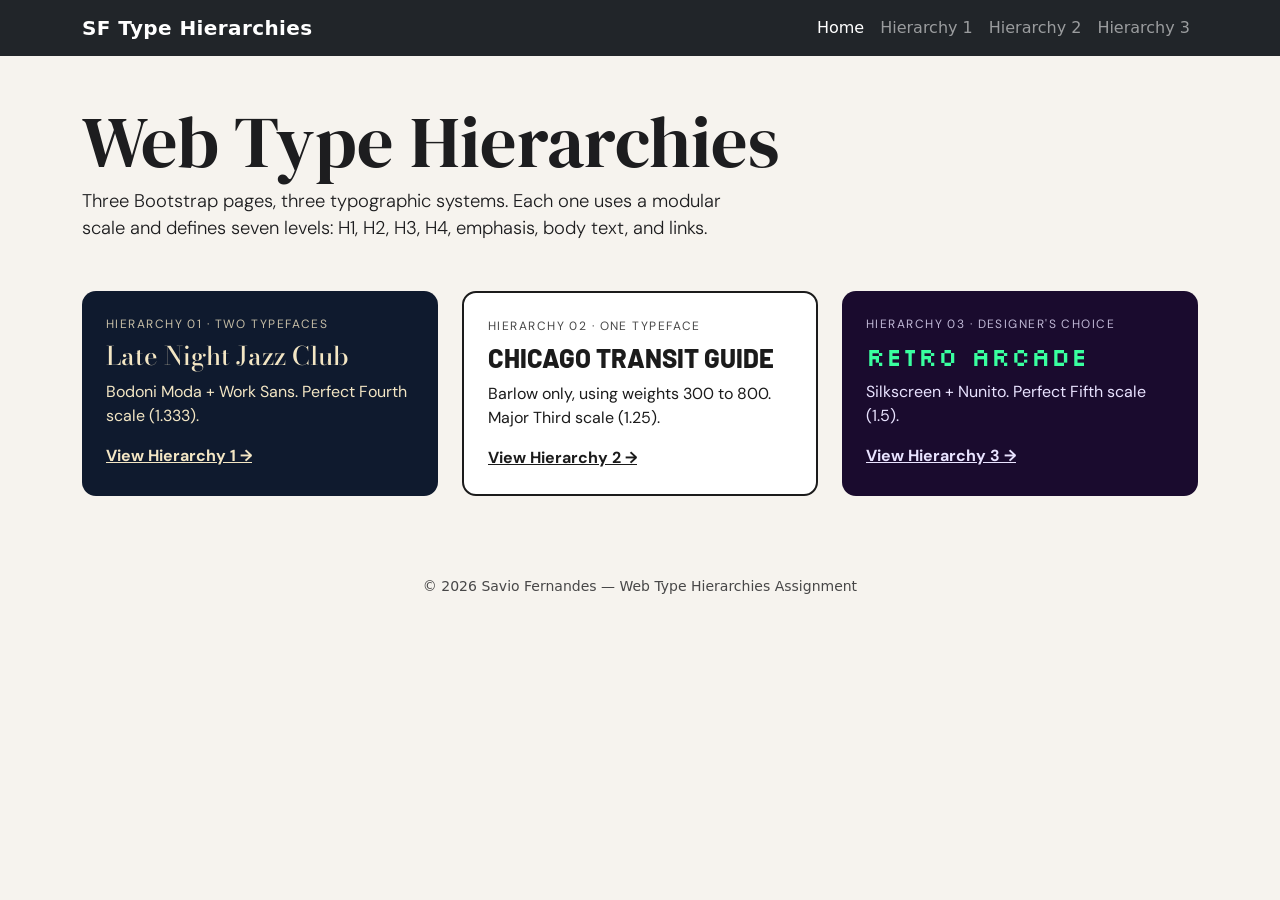
<file: index.html>
<!DOCTYPE html>
<html lang="en">
<head>
  <meta charset="UTF-8">
  <meta name="viewport" content="width=device-width, initial-scale=1.0">
  <title>Web Type Hierarchies — Savio Fernandes</title>
  <link href="https://cdn.jsdelivr.net/npm/bootstrap@5.3.3/dist/css/bootstrap.min.css" rel="stylesheet">
  <link rel="preconnect" href="https://fonts.googleapis.com">
  <link rel="preconnect" href="https://fonts.gstatic.com" crossorigin>
  <link href="https://fonts.googleapis.com/css2?family=DM+Serif+Display&family=DM+Sans:wght@400;700&family=Bodoni+Moda:wght@600&family=Barlow:wght@800&family=Silkscreen&display=swap" rel="stylesheet">
  <link rel="stylesheet" href="css/style.css">
</head>
<body class="home">

  <nav class="navbar navbar-expand-md navbar-dark bg-dark site-nav">
    <div class="container">
      <a class="navbar-brand" href="index.html">SF Type Hierarchies</a>
      <button class="navbar-toggler" type="button" data-bs-toggle="collapse" data-bs-target="#nav" aria-controls="nav" aria-expanded="false" aria-label="Toggle navigation">
        <span class="navbar-toggler-icon"></span>
      </button>
      <div class="collapse navbar-collapse" id="nav">
        <ul class="navbar-nav ms-auto">
          <li class="nav-item"><a class="nav-link active" aria-current="page" href="index.html">Home</a></li>
          <li class="nav-item"><a class="nav-link" href="TypeHierarchy/Hierarchy%201.html">Hierarchy 1</a></li>
          <li class="nav-item"><a class="nav-link" href="TypeHierarchy/Hierarchy%202.html">Hierarchy 2</a></li>
          <li class="nav-item"><a class="nav-link" href="TypeHierarchy/Hierarchy%203.html">Hierarchy 3</a></li>
        </ul>
      </div>
    </div>
  </nav>

  <main class="container py-5">
    <header class="mb-5">
      <h1>Web Type Hierarchies</h1>
      <p class="lead">Three Bootstrap pages, three typographic systems. Each one uses a modular scale and defines seven levels: H1, H2, H3, H4, emphasis, body text, and links.</p>
    </header>

    <div class="row g-4">
      <div class="col-md-4">
        <div class="card card-jazz p-4">
          <span class="tag">Hierarchy 01 · Two Typefaces</span>
          <h2>Late Night Jazz Club</h2>
          <p>Bodoni Moda + Work Sans. Perfect Fourth scale (1.333).</p>
          <a href="TypeHierarchy/Hierarchy%201.html">View Hierarchy 1 →</a>
        </div>
      </div>
      <div class="col-md-4">
        <div class="card card-transit p-4">
          <span class="tag">Hierarchy 02 · One Typeface</span>
          <h2>Chicago Transit Guide</h2>
          <p>Barlow only, using weights 300 to 800. Major Third scale (1.25).</p>
          <a href="TypeHierarchy/Hierarchy%202.html">View Hierarchy 2 →</a>
        </div>
      </div>
      <div class="col-md-4">
        <div class="card card-arcade p-4">
          <span class="tag">Hierarchy 03 · Designer's Choice</span>
          <h2>Retro Arcade</h2>
          <p>Silkscreen + Nunito. Perfect Fifth scale (1.5).</p>
          <a href="TypeHierarchy/Hierarchy%203.html">View Hierarchy 3 →</a>
        </div>
      </div>
    </div>
  </main>

  <footer class="site-footer text-center">
    © 2026 Savio Fernandes — Web Type Hierarchies Assignment
  </footer>

  <script src="https://cdn.jsdelivr.net/npm/bootstrap@5.3.3/dist/js/bootstrap.bundle.min.js"></script>
</body>
</html>
</file>
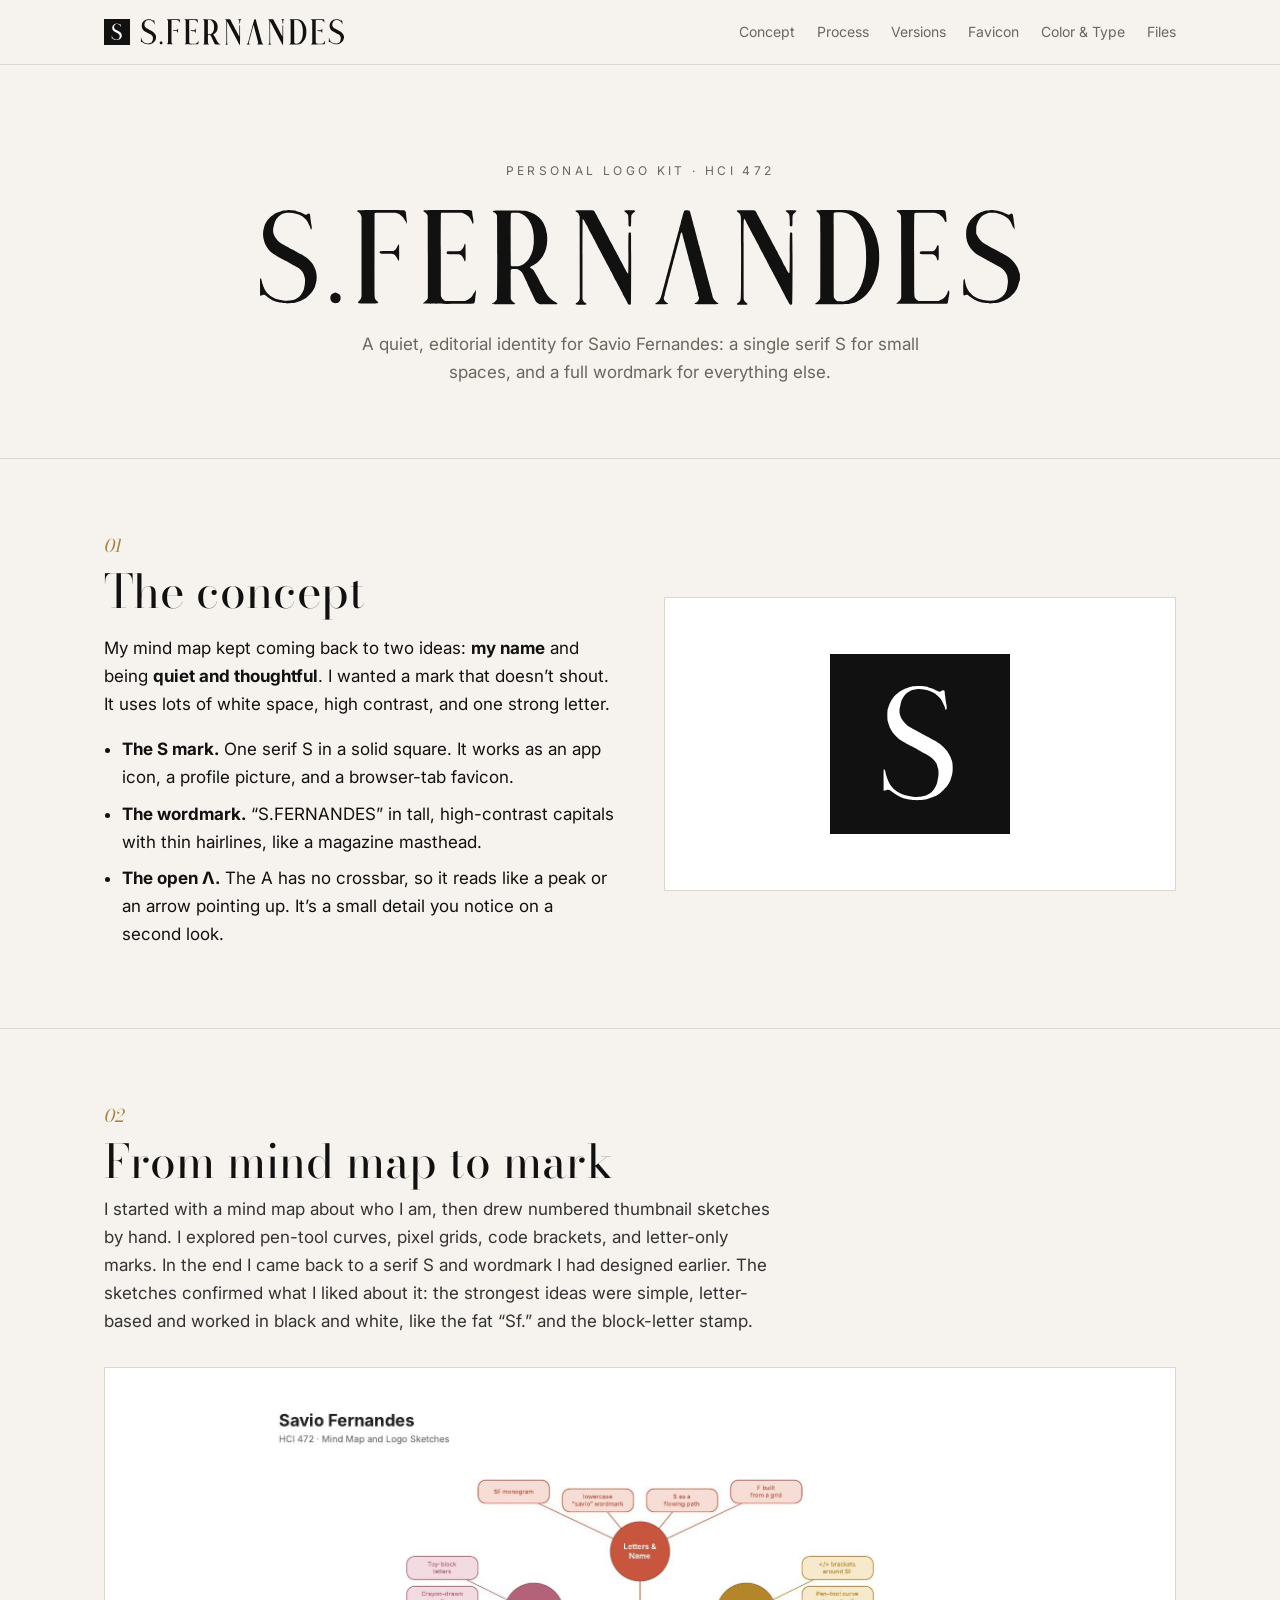
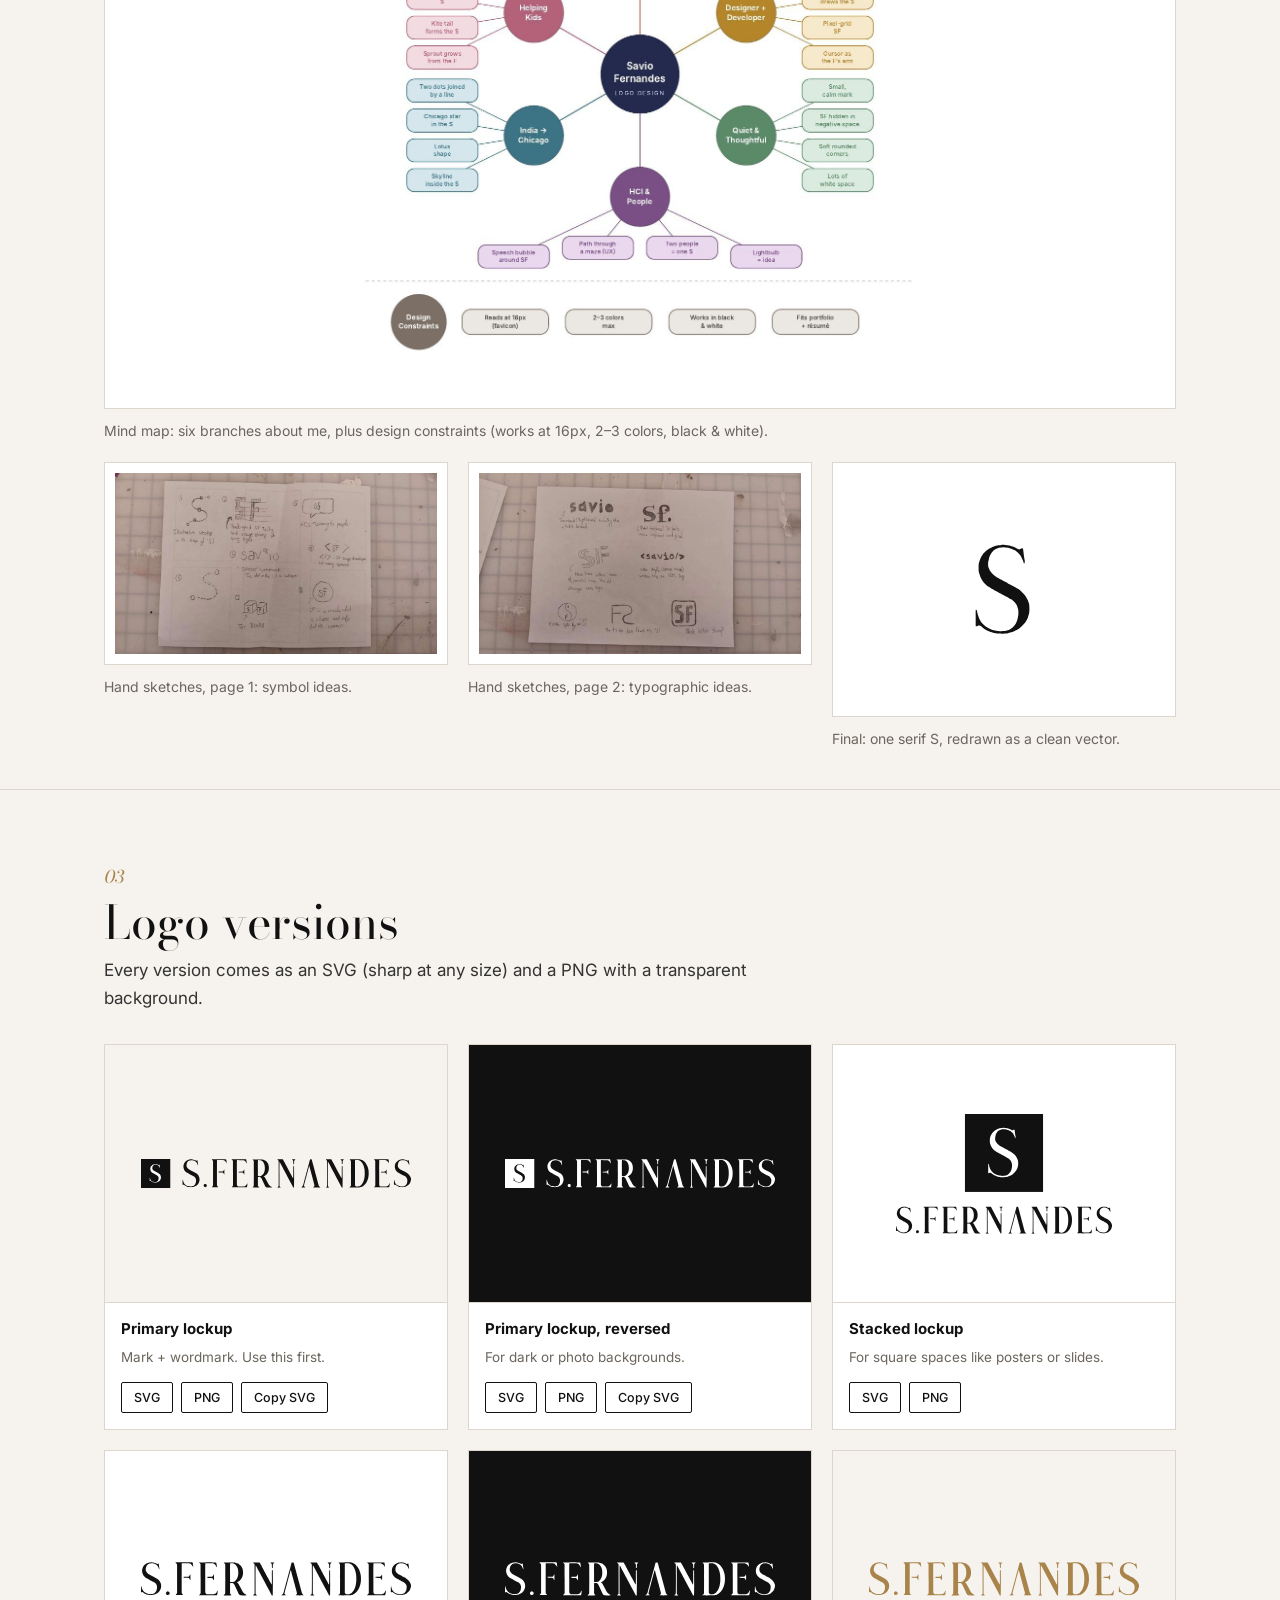
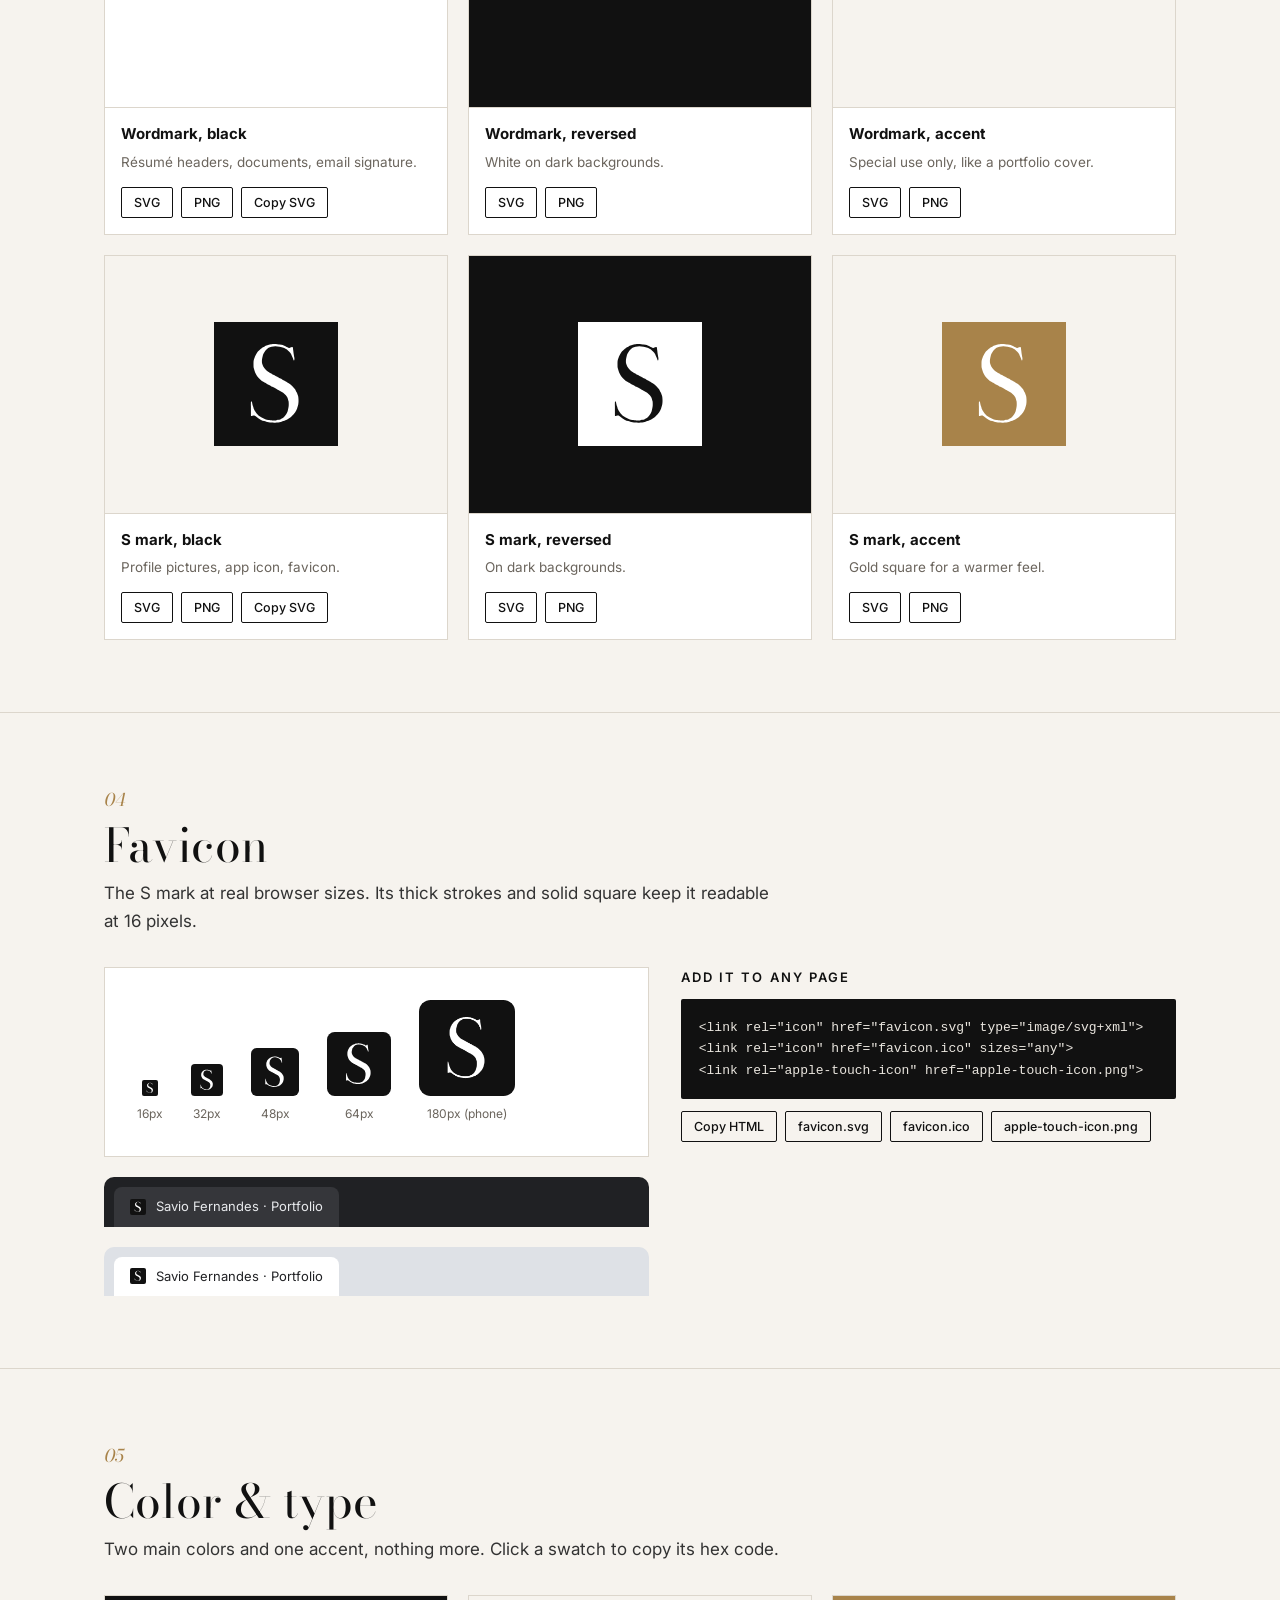
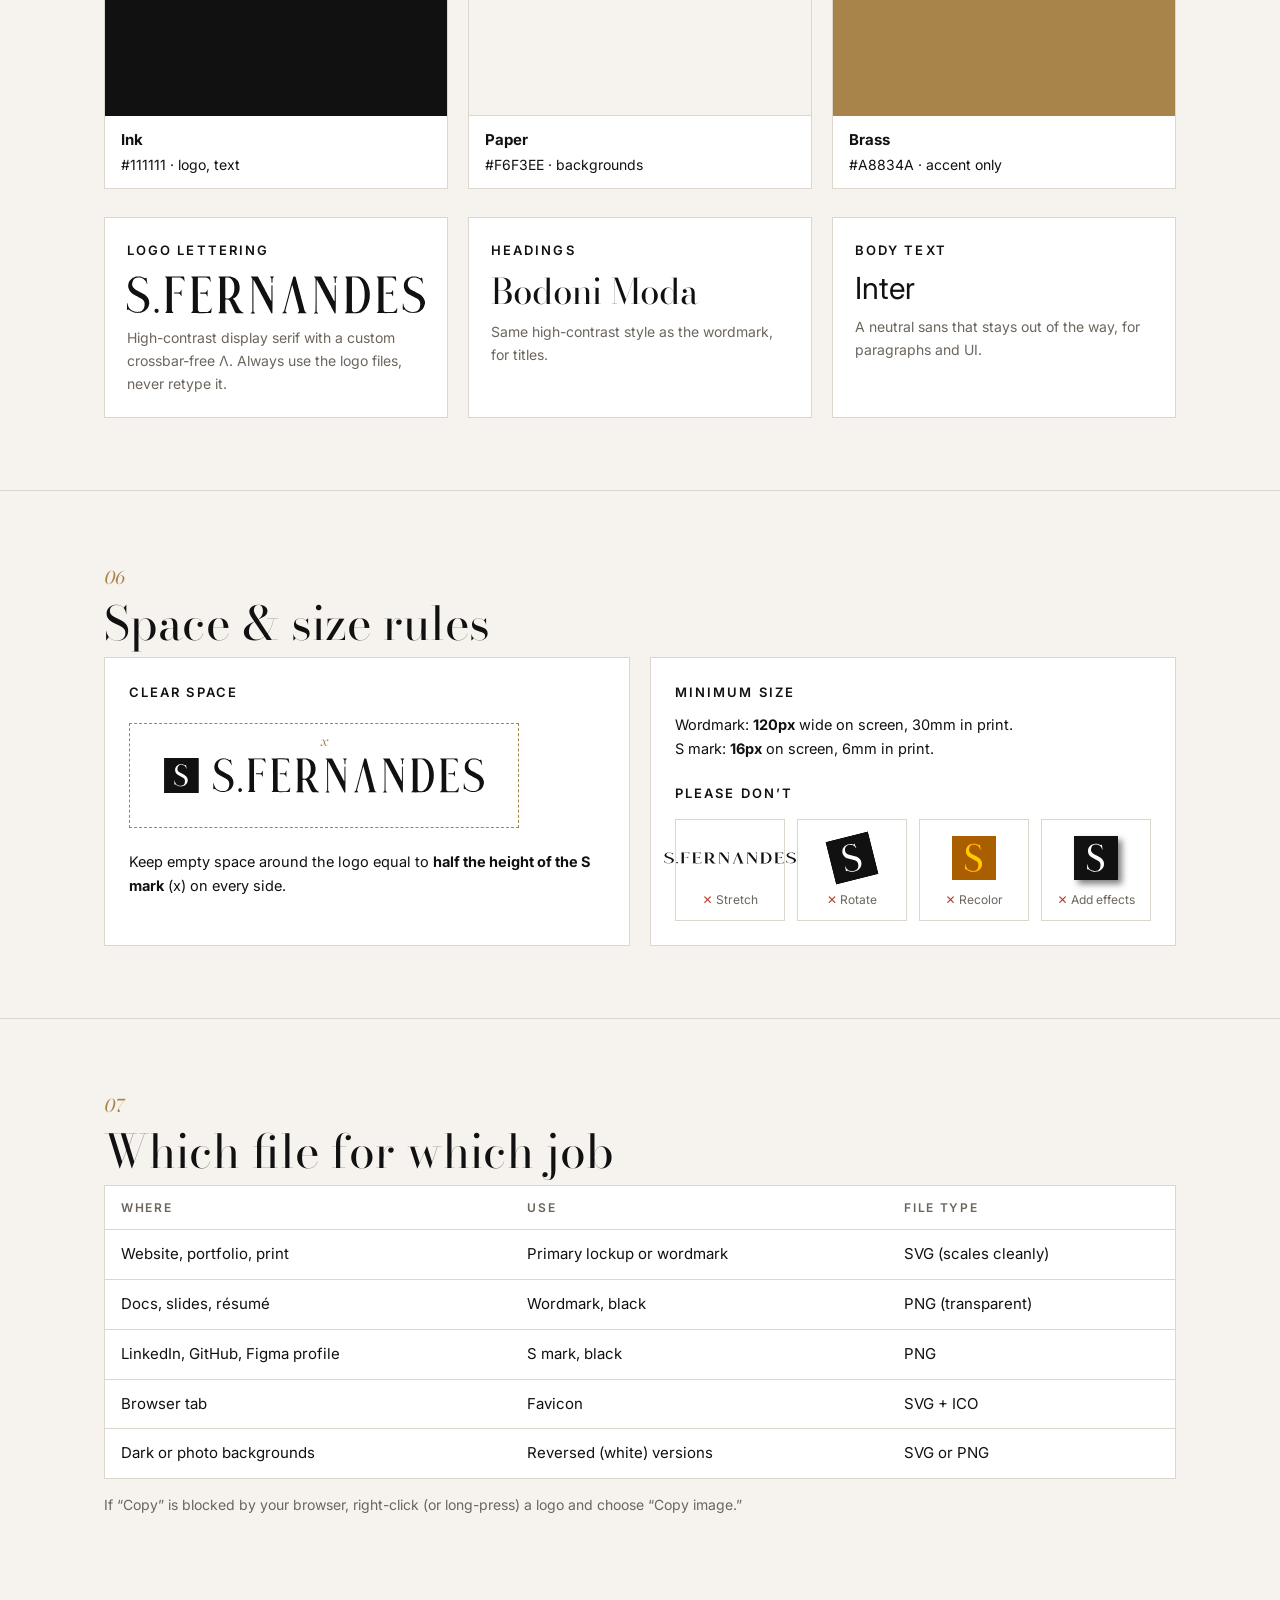
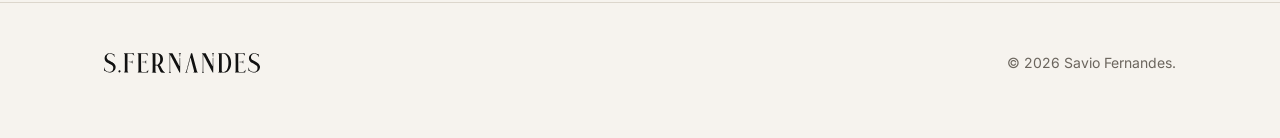
<file: Logo/index.html>
<!DOCTYPE html>
<html lang="en">
<head>
  <meta charset="UTF-8">
  <meta name="viewport" content="width=device-width, initial-scale=1.0">
  <meta name="author" content="Savio Fernandes">
  <title>S.Fernandes Logo Kit</title>
  <link rel="icon" href="favicon.svg" type="image/svg+xml">
  <link rel="icon" href="favicon.ico" sizes="any">
  <link rel="apple-touch-icon" href="apple-touch-icon.png">
  <link rel="preconnect" href="https://fonts.googleapis.com">
  <link rel="preconnect" href="https://fonts.gstatic.com" crossorigin>
  <link href="https://fonts.googleapis.com/css2?family=Bodoni+Moda:ital,opsz,wght@0,6..96,400;0,6..96,500;1,6..96,400&family=Inter:wght@400;500;600&display=swap" rel="stylesheet">
  <style>
    :root{
      --ink:#111111; --paper:#F6F3EE; --gold:#A8834A; --line:#dcd6cc; --muted:#6b655d; --white:#ffffff;
      --serif:"Bodoni Moda", Didot, "Times New Roman", serif;
      --sans:"Inter", system-ui, -apple-system, "Segoe UI", sans-serif;
    }
    *{box-sizing:border-box}
    html{scroll-behavior:smooth}
    body{margin:0;background:var(--paper);color:var(--ink);font-family:var(--sans);font-size:17px;line-height:1.65}
    img{max-width:100%;display:block}
    a{color:inherit}
    .wrap{max-width:1120px;margin:0 auto;padding:0 24px}
    @media (max-width:600px){.wrap{padding:0 16px}}

    /* nav */
    .nav{position:sticky;top:0;z-index:10;background:rgba(246,243,238,.92);backdrop-filter:blur(8px);border-bottom:1px solid var(--line)}
    .nav .wrap{display:flex;align-items:center;justify-content:space-between;gap:16px;height:64px}
    .nav .brand img{height:26px;width:auto}
    .nav ul{list-style:none;margin:0;padding:0;display:flex;gap:22px;font-size:14px}
    .nav a{text-decoration:none;color:var(--muted)}
    .nav a:hover{color:var(--ink)}
    @media (max-width:820px){.nav ul{display:none}}

    /* hero */
    .hero{padding:96px 0 72px;text-align:center}
    .hero .eyebrow{font-size:12px;letter-spacing:.28em;text-transform:uppercase;color:var(--muted)}
    .hero .word{width:min(760px,100%);margin:28px auto 24px}
    .hero p{max-width:560px;margin:0 auto;color:var(--muted)}

    section{padding:72px 0;border-top:1px solid var(--line)}
    h2{font-family:var(--serif);font-weight:400;font-size:clamp(2rem,4.5vw,2.9rem);line-height:1.1;margin:0 0 8px}
    h3{font-family:var(--sans);font-size:13px;font-weight:600;letter-spacing:.16em;text-transform:uppercase;margin:0 0 10px}
    .lead{max-width:680px;color:#333;margin:0 0 32px}
    .num{font-family:var(--serif);font-style:italic;color:var(--gold);font-size:1.1rem;margin-bottom:6px;display:block}

    /* concept */
    .concept{display:grid;grid-template-columns:1fr 1fr;gap:48px;align-items:center}
    .concept .art{background:var(--white);border:1px solid var(--line);padding:56px;display:grid;place-items:center}
    .concept .art img{width:180px}
    .concept ul{padding-left:18px;margin:16px 0 0}
    .concept li{margin-bottom:8px}
    @media (max-width:820px){.concept{grid-template-columns:1fr}}

    /* process */
    .process{display:grid;grid-template-columns:repeat(3,1fr);gap:20px}
    figure{margin:0}
    figure .frame{background:var(--white);border:1px solid var(--line);padding:10px}
    figcaption{font-size:14px;color:var(--muted);margin-top:10px}
    .process figure:first-child{grid-column:1 / -1}
    .process figure:first-child .frame img{max-height:620px;margin:0 auto}
    .final-row{display:grid;grid-template-columns:1fr 1fr;gap:20px;margin-top:20px}
    .final-row .frame{display:grid;place-items:center;min-height:200px;padding:40px}
    @media (max-width:820px){.process,.final-row{grid-template-columns:1fr}}

    /* versions */
    .grid{display:grid;grid-template-columns:repeat(3,1fr);gap:20px}
    @media (max-width:900px){.grid{grid-template-columns:repeat(2,1fr)}}
    @media (max-width:560px){.grid{grid-template-columns:1fr}}
    .card{border:1px solid var(--line);background:var(--white);display:flex;flex-direction:column}
    .card .stage{aspect-ratio:4/3;display:grid;place-items:center;padding:36px}
    .card .stage img{max-height:100%;width:auto;max-width:100%}
    .card .stage.wide img{width:100%;height:auto}
    .card .stage.ink{background:var(--ink)}
    .card .stage.paper{background:var(--paper)}
    .card .meta{padding:14px 16px 16px;border-top:1px solid var(--line)}
    .card .meta b{display:block;font-size:15px}
    .card .meta span{font-size:13.5px;color:var(--muted)}
    .btns{display:flex;flex-wrap:wrap;gap:8px;margin-top:12px}
    .btn{font:500 12.5px var(--sans);padding:7px 12px;border:1px solid var(--ink);background:transparent;color:var(--ink);cursor:pointer;text-decoration:none;border-radius:2px}
    .btn:hover{background:var(--ink);color:var(--white)}
    .btn.done{background:var(--gold);border-color:var(--gold);color:var(--white)}

    /* favicon */
    .fav{display:grid;grid-template-columns:1.1fr 1fr;gap:32px;align-items:start}
    .fav > div{min-width:0}
    @media (max-width:820px){.fav{grid-template-columns:1fr}}
    @media (max-width:560px){.sizes{gap:18px;padding:20px}.sizes div:last-child img{width:72px;height:72px}}
    .sizes{display:flex;align-items:flex-end;gap:28px;flex-wrap:wrap;background:var(--white);border:1px solid var(--line);padding:32px}
    .sizes div{text-align:center;font-size:12px;color:var(--muted)}
    .sizes img{margin:0 auto 8px;image-rendering:auto}
    .tab{margin-top:20px;background:#202124;border-radius:10px 10px 0 0;padding:10px 10px 0}
    .tab .t{display:inline-flex;align-items:center;gap:10px;background:#35363a;color:#e8eaed;font-size:13px;padding:9px 16px;border-radius:8px 8px 0 0;max-width:100%}
    .tab .t img{width:16px;height:16px}
    .tab.light{background:#dee1e6}
    .tab.light .t{background:#fff;color:#202124}
    pre{background:var(--ink);color:#eae6df;padding:18px;font-size:13px;overflow-x:auto;border-radius:2px;margin:0}

    /* colors & type */
    .swatches{display:grid;grid-template-columns:repeat(3,1fr);gap:20px}
    @media (max-width:640px){.swatches{grid-template-columns:1fr}}
    .sw{border:1px solid var(--line);background:var(--white);cursor:pointer;text-align:left;padding:0;font:inherit;color:inherit}
    .sw .chip{height:120px}
    .sw .info{padding:12px 16px;font-size:14px}
    .sw .info b{display:block;font-size:15px}
    .type{display:grid;grid-template-columns:repeat(3,1fr);gap:20px;margin-top:28px}
    @media (max-width:820px){.type{grid-template-columns:1fr}}
    .type > div{border:1px solid var(--line);background:var(--white);padding:22px}
    .type .sample{font-size:2.2rem;line-height:1.1;margin:6px 0 10px}

    /* rules */
    .rules{display:grid;grid-template-columns:1fr 1fr;gap:20px}
    @media (max-width:820px){.rules{grid-template-columns:1fr}}
    .rules .box{border:1px solid var(--line);background:var(--white);padding:24px}
    .clear{position:relative;padding:34px;border:1px dashed var(--gold);display:inline-block;margin:10px 0 14px}
    .clear img{width:min(320px,60vw)}
    .clear::after{content:"x";position:absolute;top:6px;left:50%;transform:translateX(-50%);font:italic 14px var(--serif);color:var(--gold)}
    .dont{display:grid;grid-template-columns:repeat(4,1fr);gap:12px;margin-top:14px}
    @media (max-width:560px){.dont{grid-template-columns:repeat(2,1fr)}}
    .dont div{border:1px solid var(--line);padding:16px 10px 10px;text-align:center;font-size:12px;color:var(--muted)}
    .dont img{height:44px;width:auto;margin:0 auto 10px}
    .dont .x{color:#b4402b;font-weight:600}

    /* files table */
    table{width:100%;border-collapse:collapse;font-size:15px;background:var(--white);border:1px solid var(--line)}
    th,td{text-align:left;padding:12px 16px;border-bottom:1px solid var(--line);vertical-align:top}
    th{font-size:12px;letter-spacing:.14em;text-transform:uppercase;color:var(--muted);font-weight:600}
    .table-wrap{overflow-x:auto}

    footer{padding:48px 0 64px;border-top:1px solid var(--line);font-size:14px;color:var(--muted)}
    footer .wrap{display:flex;justify-content:space-between;gap:24px;flex-wrap:wrap;align-items:center}
    footer img{height:20px;width:auto}
    .toast{position:fixed;bottom:20px;left:50%;transform:translateX(-50%);background:var(--ink);color:#fff;padding:10px 16px;font-size:14px;border-radius:2px;opacity:0;transition:opacity .2s;pointer-events:none}
    .toast.show{opacity:1}
  </style>
</head>
<body>

<nav class="nav">
  <div class="wrap">
    <a class="brand" href="#top" aria-label="S.Fernandes home"><img src="files/sf-lockup-black.svg" alt="S.Fernandes logo"></a>
    <ul>
      <li><a href="#concept">Concept</a></li>
      <li><a href="#process">Process</a></li>
      <li><a href="#versions">Versions</a></li>
      <li><a href="#favicon">Favicon</a></li>
      <li><a href="#color-type">Color &amp; Type</a></li>
      <li><a href="#files">Files</a></li>
    </ul>
  </div>
</nav>

<header class="hero" id="top">
  <div class="wrap">
    <div class="eyebrow">Personal Logo Kit · HCI 472</div>
    <img class="word" src="files/sf-wordmark-black.svg" alt="S.FERNANDES wordmark">
    <p>A quiet, editorial identity for Savio Fernandes: a single serif S for small spaces, and a full wordmark for everything else.</p>
  </div>
</header>

<!-- 1. CONCEPT -->
<section id="concept">
  <div class="wrap concept">
    <div>
      <span class="num">01</span>
      <h2>The concept</h2>
      <p>My mind map kept coming back to two ideas: <b>my name</b> and being <b>quiet and thoughtful</b>. I wanted a mark that doesn’t shout. It uses lots of white space, high contrast, and one strong letter.</p>
      <ul>
        <li><b>The S mark.</b> One serif S in a solid square. It works as an app icon, a profile picture, and a browser-tab favicon.</li>
        <li><b>The wordmark.</b> “S.FERNANDES” in tall, high-contrast capitals with thin hairlines, like a magazine masthead.</li>
        <li><b>The open Λ.</b> The A has no crossbar, so it reads like a peak or an arrow pointing up. It’s a small detail you notice on a second look.</li>
      </ul>
    </div>
    <div class="art"><img src="files/sf-mark-black.svg" alt="S mark: white serif S on a black square"></div>
  </div>
</section>

<!-- 2. PROCESS -->
<section id="process">
  <div class="wrap">
    <span class="num">02</span>
    <h2>From mind map to mark</h2>
    <p class="lead">I started with a mind map about who I am, then drew numbered thumbnail sketches by hand. I explored pen-tool curves, pixel grids, code brackets, and letter-only marks. In the end I came back to a serif S and wordmark I had designed earlier. The sketches confirmed what I liked about it: the strongest ideas were simple, letter-based and worked in black and white, like the fat “Sf.” and the block-letter stamp.</p>
    <div class="process">
      <figure>
        <div class="frame"><img src="img/mind-map.jpg" alt="Mind map with branches: Letters and Name, Designer plus Developer, Quiet and Thoughtful, HCI and People, India to Chicago, Helping Kids, and design constraints" loading="lazy"></div>
        <figcaption>Mind map: six branches about me, plus design constraints (works at 16px, 2–3 colors, black &amp; white).</figcaption>
      </figure>
      <figure>
        <div class="frame"><img src="img/sketches-1.jpg" alt="Hand-drawn logo sketches 1 to 8, including a pen-tool S, pixel-grid SF, speech bubble and toy blocks" loading="lazy"></div>
        <figcaption>Hand sketches, page 1: symbol ideas.</figcaption>
      </figure>
      <figure>
        <div class="frame"><img src="img/sketches-2.jpg" alt="Hand-drawn typographic logo sketches including savio, Sf., neon SF, code-style savio and block-letter SF stamp" loading="lazy"></div>
        <figcaption>Hand sketches, page 2: typographic ideas.</figcaption>
      </figure>
      <figure>
        <div class="frame" style="display:grid;place-items:center;min-height:100%;padding:40px"><img src="files/sf-mark-s-only-black.svg" alt="Final S letterform" style="width:140px"></div>
        <figcaption>Final: one serif S, redrawn as a clean vector.</figcaption>
      </figure>
    </div>
  </div>
</section>

<!-- 3. VERSIONS -->
<section id="versions">
  <div class="wrap">
    <span class="num">03</span>
    <h2>Logo versions</h2>
    <p class="lead">Every version comes as an SVG (sharp at any size) and a PNG with a transparent background.</p>
    <div class="grid">

      <div class="card"><div class="stage paper wide"><img src="files/sf-lockup-black.svg" alt="Primary lockup, black"></div>
        <div class="meta"><b>Primary lockup</b><span>Mark + wordmark. Use this first.</span>
        <div class="btns"><a class="btn" href="files/sf-lockup-black.svg" download>SVG</a><a class="btn" href="files/sf-lockup-black.png" download>PNG</a><button class="btn" data-copy-svg="files/sf-lockup-black.svg">Copy SVG</button></div></div></div>

      <div class="card"><div class="stage ink wide"><img src="files/sf-lockup-white.svg" alt="Primary lockup, reversed white"></div>
        <div class="meta"><b>Primary lockup, reversed</b><span>For dark or photo backgrounds.</span>
        <div class="btns"><a class="btn" href="files/sf-lockup-white.svg" download>SVG</a><a class="btn" href="files/sf-lockup-white.png" download>PNG</a><button class="btn" data-copy-svg="files/sf-lockup-white.svg">Copy SVG</button></div></div></div>

      <div class="card"><div class="stage"><img src="files/sf-stacked-black.svg" alt="Stacked lockup" style="width:80%;height:auto"></div>
        <div class="meta"><b>Stacked lockup</b><span>For square spaces like posters or slides.</span>
        <div class="btns"><a class="btn" href="files/sf-stacked-black.svg" download>SVG</a><a class="btn" href="files/sf-stacked-black.png" download>PNG</a></div></div></div>

      <div class="card"><div class="stage wide"><img src="files/sf-wordmark-black.svg" alt="Wordmark black"></div>
        <div class="meta"><b>Wordmark, black</b><span>Résumé headers, documents, email signature.</span>
        <div class="btns"><a class="btn" href="files/sf-wordmark-black.svg" download>SVG</a><a class="btn" href="files/sf-wordmark-black.png" download>PNG</a><button class="btn" data-copy-svg="files/sf-wordmark-black.svg">Copy SVG</button></div></div></div>

      <div class="card"><div class="stage ink wide"><img src="files/sf-wordmark-white.svg" alt="Wordmark white"></div>
        <div class="meta"><b>Wordmark, reversed</b><span>White on dark backgrounds.</span>
        <div class="btns"><a class="btn" href="files/sf-wordmark-white.svg" download>SVG</a><a class="btn" href="files/sf-wordmark-white.png" download>PNG</a></div></div></div>

      <div class="card"><div class="stage paper wide"><img src="files/sf-wordmark-gold.svg" alt="Wordmark gold"></div>
        <div class="meta"><b>Wordmark, accent</b><span>Special use only, like a portfolio cover.</span>
        <div class="btns"><a class="btn" href="files/sf-wordmark-gold.svg" download>SVG</a><a class="btn" href="files/sf-wordmark-gold.png" download>PNG</a></div></div></div>

      <div class="card"><div class="stage paper"><img src="files/sf-mark-black.svg" alt="S mark black" style="width:46%;height:auto"></div>
        <div class="meta"><b>S mark, black</b><span>Profile pictures, app icon, favicon.</span>
        <div class="btns"><a class="btn" href="files/sf-mark-black.svg" download>SVG</a><a class="btn" href="files/sf-mark-black.png" download>PNG</a><button class="btn" data-copy-svg="files/sf-mark-black.svg">Copy SVG</button></div></div></div>

      <div class="card"><div class="stage ink"><img src="files/sf-mark-white.svg" alt="S mark white" style="width:46%;height:auto"></div>
        <div class="meta"><b>S mark, reversed</b><span>On dark backgrounds.</span>
        <div class="btns"><a class="btn" href="files/sf-mark-white.svg" download>SVG</a><a class="btn" href="files/sf-mark-white.png" download>PNG</a></div></div></div>

      <div class="card"><div class="stage paper"><img src="files/sf-mark-gold.svg" alt="S mark gold" style="width:46%;height:auto"></div>
        <div class="meta"><b>S mark, accent</b><span>Gold square for a warmer feel.</span>
        <div class="btns"><a class="btn" href="files/sf-mark-gold.svg" download>SVG</a><a class="btn" href="files/sf-mark-gold.png" download>PNG</a></div></div></div>

    </div>
  </div>
</section>

<!-- 4. FAVICON -->
<section id="favicon">
  <div class="wrap">
    <span class="num">04</span>
    <h2>Favicon</h2>
    <p class="lead">The S mark at real browser sizes. Its thick strokes and solid square keep it readable at 16 pixels.</p>
    <div class="fav">
      <div>
        <div class="sizes">
          <div><img src="favicon.svg" width="16" height="16" alt="">16px</div>
          <div><img src="favicon.svg" width="32" height="32" alt="">32px</div>
          <div><img src="favicon.svg" width="48" height="48" alt="">48px</div>
          <div><img src="favicon.svg" width="64" height="64" alt="">64px</div>
          <div><img src="apple-touch-icon.png" width="96" height="96" alt="">180px (phone)</div>
        </div>
        <div class="tab"><span class="t"><img src="favicon.svg" alt="">Savio Fernandes · Portfolio</span></div>
        <div class="tab light"><span class="t"><img src="favicon.svg" alt="">Savio Fernandes · Portfolio</span></div>
      </div>
      <div>
        <h3>Add it to any page</h3>
<pre id="favcode">&lt;link rel="icon" href="favicon.svg" type="image/svg+xml"&gt;
&lt;link rel="icon" href="favicon.ico" sizes="any"&gt;
&lt;link rel="apple-touch-icon" href="apple-touch-icon.png"&gt;</pre>
        <div class="btns">
          <button class="btn" data-copy-text="favcode">Copy HTML</button>
          <a class="btn" href="favicon.svg" download>favicon.svg</a>
          <a class="btn" href="favicon.ico" download>favicon.ico</a>
          <a class="btn" href="apple-touch-icon.png" download>apple-touch-icon.png</a>
        </div>
      </div>
    </div>
  </div>
</section>

<!-- 5. COLOR & TYPE -->
<section id="color-type">
  <div class="wrap">
    <span class="num">05</span>
    <h2>Color &amp; type</h2>
    <p class="lead">Two main colors and one accent, nothing more. Click a swatch to copy its hex code.</p>
    <div class="swatches">
      <button class="sw" data-hex="#111111"><div class="chip" style="background:#111111"></div><div class="info"><b>Ink</b>#111111 · logo, text</div></button>
      <button class="sw" data-hex="#F6F3EE"><div class="chip" style="background:#F6F3EE;border-bottom:1px solid var(--line)"></div><div class="info"><b>Paper</b>#F6F3EE · backgrounds</div></button>
      <button class="sw" data-hex="#A8834A"><div class="chip" style="background:#A8834A"></div><div class="info"><b>Brass</b>#A8834A · accent only</div></button>
    </div>
    <div class="type">
      <div><h3>Logo lettering</h3><img src="files/sf-wordmark-black.svg" alt="" style="margin:14px 0 12px"><p style="margin:0;font-size:14px;color:var(--muted)">High-contrast display serif with a custom crossbar-free Λ. Always use the logo files, never retype it.</p></div>
      <div><h3>Headings</h3><div class="sample" style="font-family:var(--serif)">Bodoni Moda</div><p style="margin:0;font-size:14px;color:var(--muted)">Same high-contrast style as the wordmark, for titles.</p></div>
      <div><h3>Body text</h3><div class="sample" style="font-family:var(--sans);font-size:1.9rem">Inter</div><p style="margin:0;font-size:14px;color:var(--muted)">A neutral sans that stays out of the way, for paragraphs and UI.</p></div>
    </div>
  </div>
</section>

<!-- 6. RULES -->
<section id="rules">
  <div class="wrap">
    <span class="num">06</span>
    <h2>Space &amp; size rules</h2>
    <div class="rules">
      <div class="box">
        <h3>Clear space</h3>
        <div class="clear"><img src="files/sf-lockup-black.svg" alt="Lockup with clear space shown"></div>
        <p style="margin:0;font-size:14.5px">Keep empty space around the logo equal to <b>half the height of the S mark</b> (x) on every side.</p>
      </div>
      <div class="box">
        <h3>Minimum size</h3>
        <p style="font-size:14.5px;margin:0 0 6px">Wordmark: <b>120px</b> wide on screen, 30mm in print.<br>S mark: <b>16px</b> on screen, 6mm in print.</p>
        <h3 style="margin-top:22px">Please don’t</h3>
        <div class="dont">
          <div><img src="files/sf-wordmark-black.svg" alt="" style="transform:scaleX(1.5);height:16px;margin:14px auto 24px"><span class="x">✕</span> Stretch</div>
          <div><img src="files/sf-mark-black.svg" alt="" style="transform:rotate(-14deg)"><span class="x">✕</span> Rotate</div>
          <div><img src="files/sf-mark-black.svg" alt="" style="filter:hue-rotate(90deg) invert(.3) sepia(1) saturate(6)"><span class="x">✕</span> Recolor</div>
          <div><img src="files/sf-mark-black.svg" alt="" style="filter:drop-shadow(4px 4px 3px rgba(0,0,0,.5))"><span class="x">✕</span> Add effects</div>
        </div>
      </div>
    </div>
  </div>
</section>

<!-- 7. FILES -->
<section id="files">
  <div class="wrap">
    <span class="num">07</span>
    <h2>Which file for which job</h2>
    <div class="table-wrap">
      <table>
        <tr><th>Where</th><th>Use</th><th>File type</th></tr>
        <tr><td>Website, portfolio, print</td><td>Primary lockup or wordmark</td><td>SVG (scales cleanly)</td></tr>
        <tr><td>Docs, slides, résumé</td><td>Wordmark, black</td><td>PNG (transparent)</td></tr>
        <tr><td>LinkedIn, GitHub, Figma profile</td><td>S mark, black</td><td>PNG</td></tr>
        <tr><td>Browser tab</td><td>Favicon</td><td>SVG + ICO</td></tr>
        <tr><td>Dark or photo backgrounds</td><td>Reversed (white) versions</td><td>SVG or PNG</td></tr>
      </table>
    </div>
    <p style="font-size:14px;color:var(--muted);margin-top:14px">If “Copy” is blocked by your browser, right-click (or long-press) a logo and choose “Copy image.”</p>
  </div>
</section>

<footer>
  <div class="wrap">
    <img src="files/sf-wordmark-black.svg" alt="S.FERNANDES">
    <span>© 2026 Savio Fernandes.</span>
  </div>
</footer>

<div class="toast" id="toast">Copied</div>

<script>
  const toast = document.getElementById('toast');
  function flash(msg, btn){
    toast.textContent = msg; toast.classList.add('show');
    setTimeout(() => toast.classList.remove('show'), 1400);
    if (btn){ btn.classList.add('done'); setTimeout(() => btn.classList.remove('done'), 1400); }
  }
  async function copy(text, btn, msg){
    try { await navigator.clipboard.writeText(text); flash(msg, btn); }
    catch(e){ flash('Copy blocked. Right-click the logo instead.', btn); }
  }
  document.querySelectorAll('[data-copy-svg]').forEach(b => b.addEventListener('click', async () => {
    try { const r = await fetch(b.dataset.copySvg); copy(await r.text(), b, 'SVG code copied'); }
    catch(e){ flash('Copy works once the page is online.', b); }
  }));
  document.querySelectorAll('[data-copy-text]').forEach(b => b.addEventListener('click', () =>
    copy(document.getElementById(b.dataset.copyText).textContent, b, 'HTML copied')));
  document.querySelectorAll('[data-hex]').forEach(b => b.addEventListener('click', () =>
    copy(b.dataset.hex, null, b.dataset.hex + ' copied')));
</script>
</body>
</html>
</file>
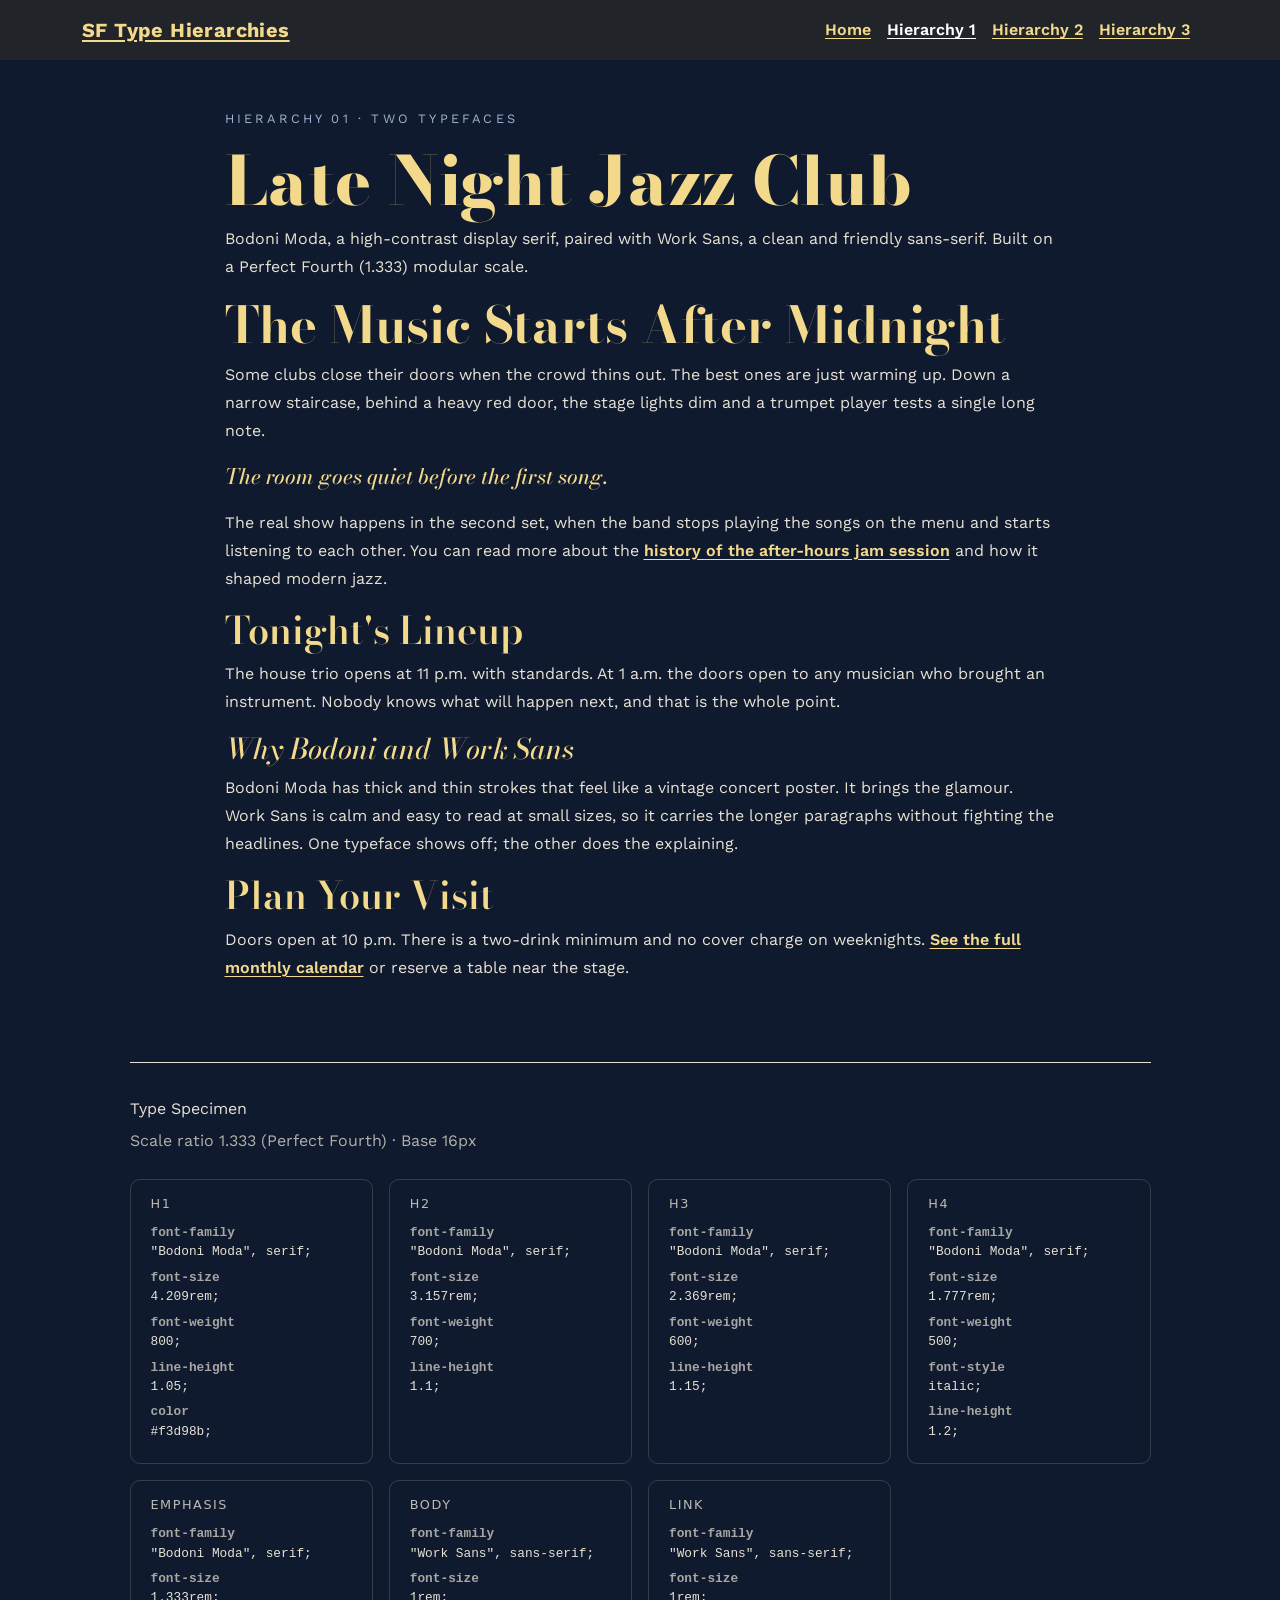
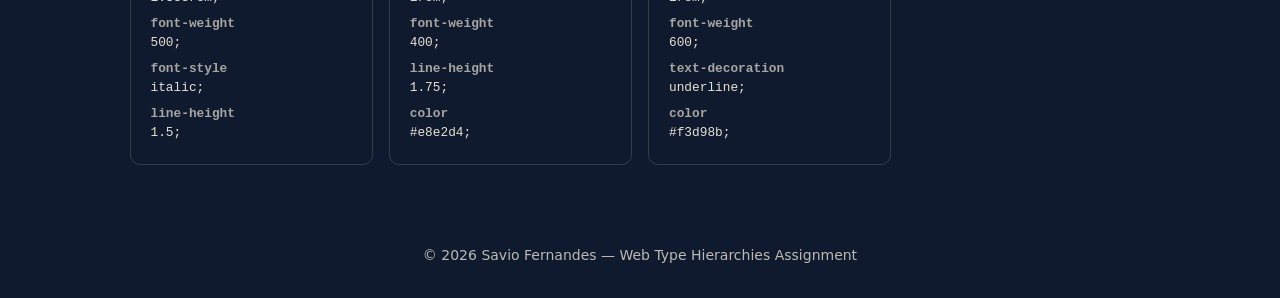
<file: TypeHierarchy/Hierarchy 1.html>
<!DOCTYPE html>
<html lang="en">
<head>
  <meta charset="UTF-8">
  <meta name="viewport" content="width=device-width, initial-scale=1.0">
  <title>Hierarchy 1 — Late Night Jazz Club</title>
  <link href="https://cdn.jsdelivr.net/npm/bootstrap@5.3.3/dist/css/bootstrap.min.css" rel="stylesheet">
  <link rel="preconnect" href="https://fonts.googleapis.com">
  <link rel="preconnect" href="https://fonts.gstatic.com" crossorigin>
  <link href="https://fonts.googleapis.com/css2?family=Bodoni+Moda:ital,wght@0,500;0,600;0,700;0,800;1,500&family=Work+Sans:wght@400;600&display=swap" rel="stylesheet">
  <link rel="stylesheet" href="../css/style.css">
</head>
<body class="h-jazz">
  <nav class="navbar navbar-expand-md navbar-dark bg-dark site-nav">
    <div class="container">
      <a class="navbar-brand" href="../index.html">SF Type Hierarchies</a>
      <button class="navbar-toggler" type="button" data-bs-toggle="collapse" data-bs-target="#nav" aria-controls="nav" aria-expanded="false" aria-label="Toggle navigation"><span class="navbar-toggler-icon"></span></button>
      <div class="collapse navbar-collapse" id="nav"><ul class="navbar-nav ms-auto"><li class="nav-item"><a class="nav-link" href="../index.html">Home</a></li><li class="nav-item"><a class="nav-link active" aria-current="page" href="Hierarchy%201.html">Hierarchy 1</a></li><li class="nav-item"><a class="nav-link" href="Hierarchy%202.html">Hierarchy 2</a></li><li class="nav-item"><a class="nav-link" href="Hierarchy%203.html">Hierarchy 3</a></li></ul></div>
    </div>
  </nav>

  <main class="container py-5">
    <div class="row justify-content-center">
      <article class="col-lg-9">
        <p class="kicker">Hierarchy 01 · Two Typefaces</p>
        <h1>Late Night Jazz Club</h1>
        <p>Bodoni Moda, a high-contrast display serif, paired with Work Sans, a clean and friendly sans-serif. Built on a Perfect Fourth (1.333) modular scale.</p>

        <h2>The Music Starts After Midnight</h2>
        <p>Some clubs close their doors when the crowd thins out. The best ones are just warming up. Down a narrow staircase, behind a heavy red door, the stage lights dim and a trumpet player tests a single long note.</p>
        <p><em>The room goes quiet before the first song.</em></p>
        <p>The real show happens in the second set, when the band stops playing the songs on the menu and starts listening to each other. You can read more about the <a href="#">history of the after-hours jam session</a> and how it shaped modern jazz.</p>

        <h3>Tonight's Lineup</h3>
        <p>The house trio opens at 11 p.m. with standards. At 1 a.m. the doors open to any musician who brought an instrument. Nobody knows what will happen next, and that is the whole point.</p>

        <h4>Why Bodoni and Work Sans</h4>
        <p>Bodoni Moda has thick and thin strokes that feel like a vintage concert poster. It brings the glamour. Work Sans is calm and easy to read at small sizes, so it carries the longer paragraphs without fighting the headlines. One typeface shows off; the other does the explaining.</p>

        <h3>Plan Your Visit</h3>
        <p>Doors open at 10 p.m. There is a two-drink minimum and no cover charge on weeknights. <a href="#">See the full monthly calendar</a> or reserve a table near the stage.</p>
      </article>
    </div>
    <div class="row justify-content-center">
      <div class="col-lg-11">
    <section class="spec">
      <p class="spec-title">Type Specimen</p>
      <p class="spec-sub">Scale ratio 1.333 (Perfect Fourth) · Base 16px</p>
      <div class="row g-3">
<div class="col-sm-6 col-lg-3"><div class="spec-card"><h5>H1</h5><dl><dt>font-family</dt><dd>"Bodoni Moda", serif;</dd><dt>font-size</dt><dd>4.209rem;</dd><dt>font-weight</dt><dd>800;</dd><dt>line-height</dt><dd>1.05;</dd><dt>color</dt><dd>#f3d98b;</dd></dl></div></div>
<div class="col-sm-6 col-lg-3"><div class="spec-card"><h5>H2</h5><dl><dt>font-family</dt><dd>"Bodoni Moda", serif;</dd><dt>font-size</dt><dd>3.157rem;</dd><dt>font-weight</dt><dd>700;</dd><dt>line-height</dt><dd>1.1;</dd></dl></div></div>
<div class="col-sm-6 col-lg-3"><div class="spec-card"><h5>H3</h5><dl><dt>font-family</dt><dd>"Bodoni Moda", serif;</dd><dt>font-size</dt><dd>2.369rem;</dd><dt>font-weight</dt><dd>600;</dd><dt>line-height</dt><dd>1.15;</dd></dl></div></div>
<div class="col-sm-6 col-lg-3"><div class="spec-card"><h5>H4</h5><dl><dt>font-family</dt><dd>"Bodoni Moda", serif;</dd><dt>font-size</dt><dd>1.777rem;</dd><dt>font-weight</dt><dd>500;</dd><dt>font-style</dt><dd>italic;</dd><dt>line-height</dt><dd>1.2;</dd></dl></div></div>
<div class="col-sm-6 col-lg-3"><div class="spec-card"><h5>Emphasis</h5><dl><dt>font-family</dt><dd>"Bodoni Moda", serif;</dd><dt>font-size</dt><dd>1.333rem;</dd><dt>font-weight</dt><dd>500;</dd><dt>font-style</dt><dd>italic;</dd><dt>line-height</dt><dd>1.5;</dd></dl></div></div>
<div class="col-sm-6 col-lg-3"><div class="spec-card"><h5>Body</h5><dl><dt>font-family</dt><dd>"Work Sans", sans-serif;</dd><dt>font-size</dt><dd>1rem;</dd><dt>font-weight</dt><dd>400;</dd><dt>line-height</dt><dd>1.75;</dd><dt>color</dt><dd>#e8e2d4;</dd></dl></div></div>
<div class="col-sm-6 col-lg-3"><div class="spec-card"><h5>Link</h5><dl><dt>font-family</dt><dd>"Work Sans", sans-serif;</dd><dt>font-size</dt><dd>1rem;</dd><dt>font-weight</dt><dd>600;</dd><dt>text-decoration</dt><dd>underline;</dd><dt>color</dt><dd>#f3d98b;</dd></dl></div></div>
      </div>
    </section>
      </div>
    </div>
  </main>

  <footer class="site-footer text-center">© 2026 Savio Fernandes — Web Type Hierarchies Assignment</footer>
  <script src="https://cdn.jsdelivr.net/npm/bootstrap@5.3.3/dist/js/bootstrap.bundle.min.js"></script>
</body>
</html>
</file>
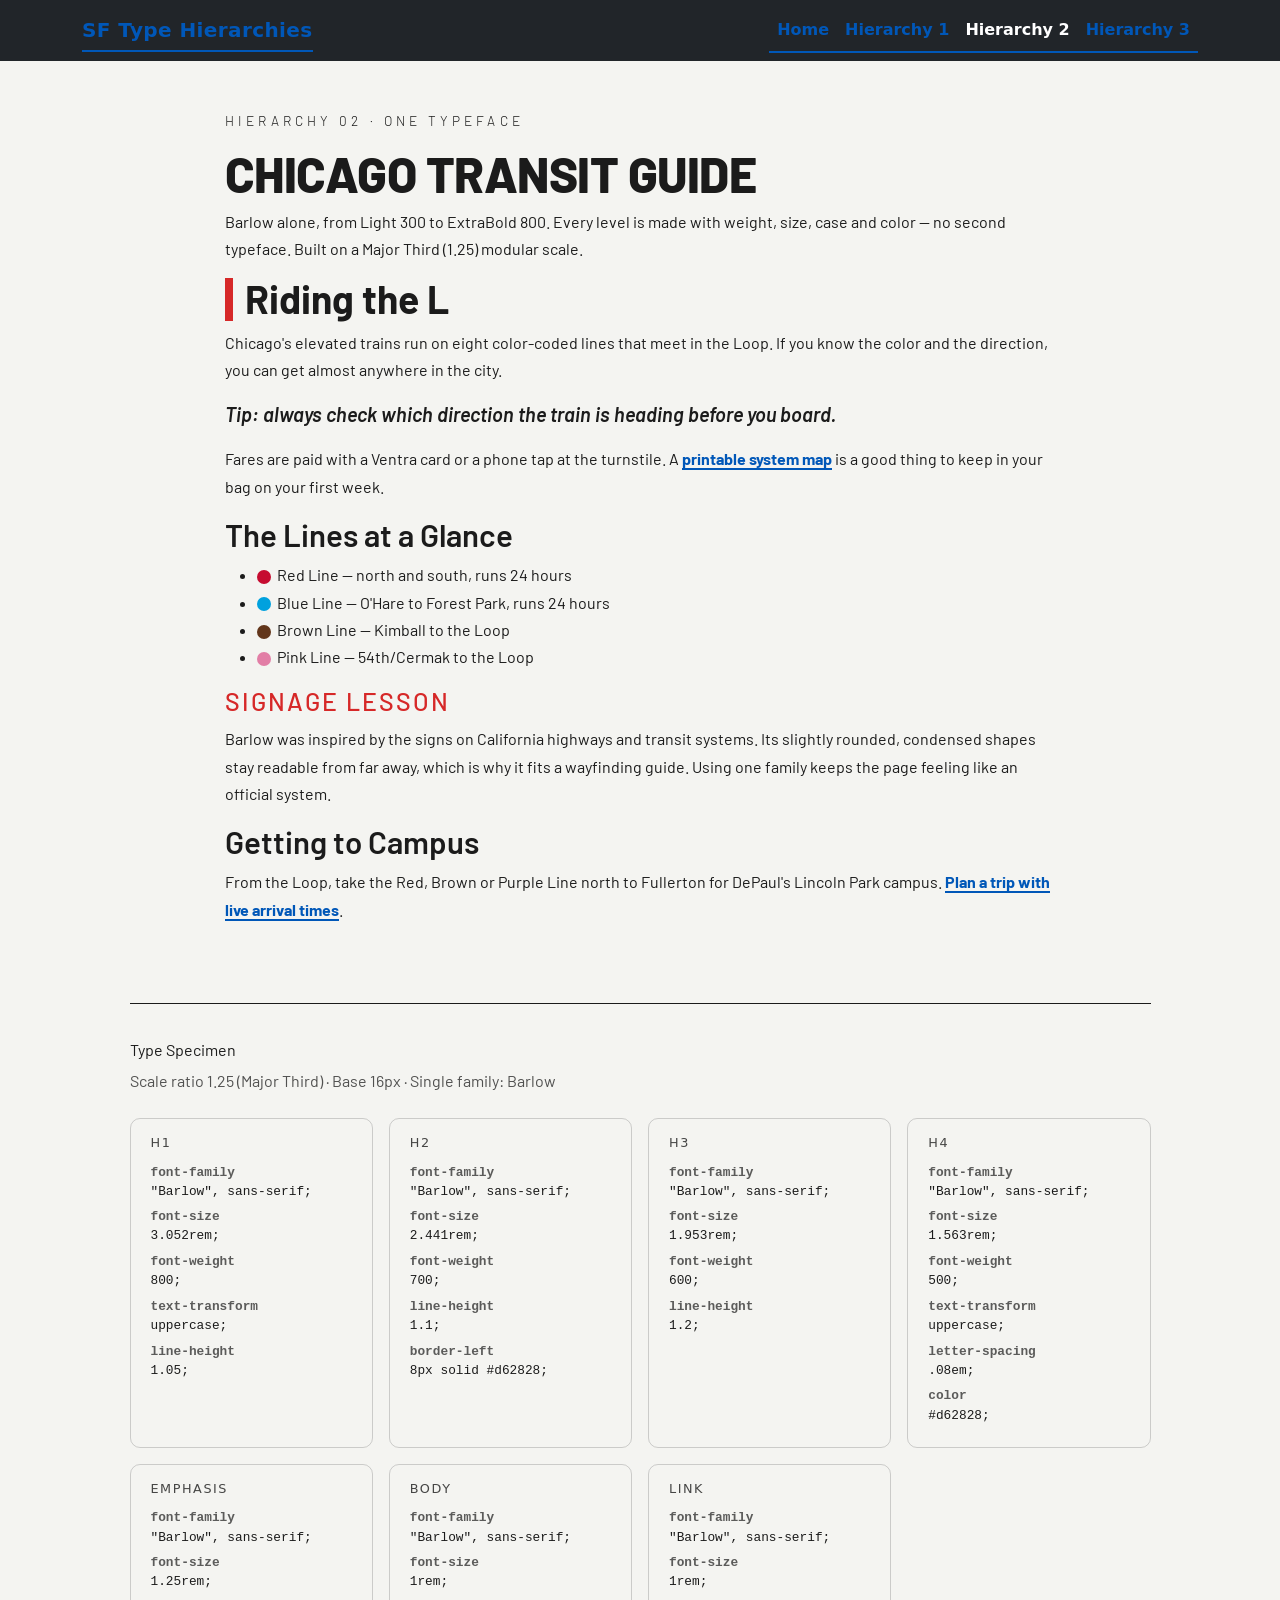
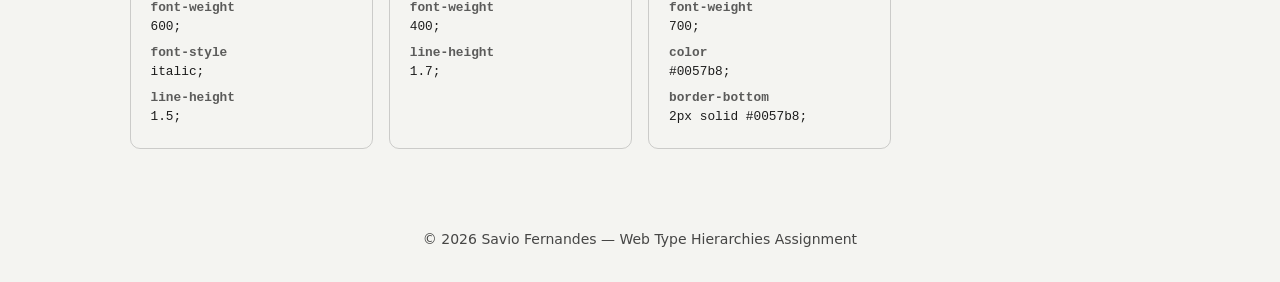
<file: TypeHierarchy/Hierarchy 2.html>
<!DOCTYPE html>
<html lang="en">
<head>
  <meta charset="UTF-8">
  <meta name="viewport" content="width=device-width, initial-scale=1.0">
  <title>Hierarchy 2 — Chicago Transit Guide</title>
  <link href="https://cdn.jsdelivr.net/npm/bootstrap@5.3.3/dist/css/bootstrap.min.css" rel="stylesheet">
  <link rel="preconnect" href="https://fonts.googleapis.com">
  <link rel="preconnect" href="https://fonts.gstatic.com" crossorigin>
  <link href="https://fonts.googleapis.com/css2?family=Barlow:ital,wght@0,300;0,400;0,500;0,600;0,700;0,800;1,600&display=swap" rel="stylesheet">
  <link rel="stylesheet" href="../css/style.css">
</head>
<body class="h-transit">
  <nav class="navbar navbar-expand-md navbar-dark bg-dark site-nav">
    <div class="container">
      <a class="navbar-brand" href="../index.html">SF Type Hierarchies</a>
      <button class="navbar-toggler" type="button" data-bs-toggle="collapse" data-bs-target="#nav" aria-controls="nav" aria-expanded="false" aria-label="Toggle navigation"><span class="navbar-toggler-icon"></span></button>
      <div class="collapse navbar-collapse" id="nav"><ul class="navbar-nav ms-auto"><li class="nav-item"><a class="nav-link" href="../index.html">Home</a></li><li class="nav-item"><a class="nav-link" href="Hierarchy%201.html">Hierarchy 1</a></li><li class="nav-item"><a class="nav-link active" aria-current="page" href="Hierarchy%202.html">Hierarchy 2</a></li><li class="nav-item"><a class="nav-link" href="Hierarchy%203.html">Hierarchy 3</a></li></ul></div>
    </div>
  </nav>

  <main class="container py-5">
    <div class="row justify-content-center">
      <article class="col-lg-9">
        <p class="kicker">Hierarchy 02 · One Typeface</p>
        <h1>Chicago Transit Guide</h1>
        <p>Barlow alone, from Light 300 to ExtraBold 800. Every level is made with weight, size, case and color — no second typeface. Built on a Major Third (1.25) modular scale.</p>

        <h2>Riding the L</h2>
        <p>Chicago's elevated trains run on eight color-coded lines that meet in the Loop. If you know the color and the direction, you can get almost anywhere in the city.</p>
        <p><em>Tip: always check which direction the train is heading before you board.</em></p>
        <p>Fares are paid with a Ventra card or a phone tap at the turnstile. A <a href="#">printable system map</a> is a good thing to keep in your bag on your first week.</p>

        <h3>The Lines at a Glance</h3>
        <ul>
          <li><span class="line-dot" style="background:#c60c30"></span>Red Line — north and south, runs 24 hours</li>
          <li><span class="line-dot" style="background:#00a1de"></span>Blue Line — O'Hare to Forest Park, runs 24 hours</li>
          <li><span class="line-dot" style="background:#62361b"></span>Brown Line — Kimball to the Loop</li>
          <li><span class="line-dot" style="background:#e27ea6"></span>Pink Line — 54th/Cermak to the Loop</li>
        </ul>

        <h4>Signage Lesson</h4>
        <p>Barlow was inspired by the signs on California highways and transit systems. Its slightly rounded, condensed shapes stay readable from far away, which is why it fits a wayfinding guide. Using one family keeps the page feeling like an official system.</p>

        <h3>Getting to Campus</h3>
        <p>From the Loop, take the Red, Brown or Purple Line north to Fullerton for DePaul's Lincoln Park campus. <a href="#">Plan a trip with live arrival times</a>.</p>
      </article>
    </div>
    <div class="row justify-content-center">
      <div class="col-lg-11">
    <section class="spec">
      <p class="spec-title">Type Specimen</p>
      <p class="spec-sub">Scale ratio 1.25 (Major Third) · Base 16px · Single family: Barlow</p>
      <div class="row g-3">
<div class="col-sm-6 col-lg-3"><div class="spec-card"><h5>H1</h5><dl><dt>font-family</dt><dd>"Barlow", sans-serif;</dd><dt>font-size</dt><dd>3.052rem;</dd><dt>font-weight</dt><dd>800;</dd><dt>text-transform</dt><dd>uppercase;</dd><dt>line-height</dt><dd>1.05;</dd></dl></div></div>
<div class="col-sm-6 col-lg-3"><div class="spec-card"><h5>H2</h5><dl><dt>font-family</dt><dd>"Barlow", sans-serif;</dd><dt>font-size</dt><dd>2.441rem;</dd><dt>font-weight</dt><dd>700;</dd><dt>line-height</dt><dd>1.1;</dd><dt>border-left</dt><dd>8px solid #d62828;</dd></dl></div></div>
<div class="col-sm-6 col-lg-3"><div class="spec-card"><h5>H3</h5><dl><dt>font-family</dt><dd>"Barlow", sans-serif;</dd><dt>font-size</dt><dd>1.953rem;</dd><dt>font-weight</dt><dd>600;</dd><dt>line-height</dt><dd>1.2;</dd></dl></div></div>
<div class="col-sm-6 col-lg-3"><div class="spec-card"><h5>H4</h5><dl><dt>font-family</dt><dd>"Barlow", sans-serif;</dd><dt>font-size</dt><dd>1.563rem;</dd><dt>font-weight</dt><dd>500;</dd><dt>text-transform</dt><dd>uppercase;</dd><dt>letter-spacing</dt><dd>.08em;</dd><dt>color</dt><dd>#d62828;</dd></dl></div></div>
<div class="col-sm-6 col-lg-3"><div class="spec-card"><h5>Emphasis</h5><dl><dt>font-family</dt><dd>"Barlow", sans-serif;</dd><dt>font-size</dt><dd>1.25rem;</dd><dt>font-weight</dt><dd>600;</dd><dt>font-style</dt><dd>italic;</dd><dt>line-height</dt><dd>1.5;</dd></dl></div></div>
<div class="col-sm-6 col-lg-3"><div class="spec-card"><h5>Body</h5><dl><dt>font-family</dt><dd>"Barlow", sans-serif;</dd><dt>font-size</dt><dd>1rem;</dd><dt>font-weight</dt><dd>400;</dd><dt>line-height</dt><dd>1.7;</dd></dl></div></div>
<div class="col-sm-6 col-lg-3"><div class="spec-card"><h5>Link</h5><dl><dt>font-family</dt><dd>"Barlow", sans-serif;</dd><dt>font-size</dt><dd>1rem;</dd><dt>font-weight</dt><dd>700;</dd><dt>color</dt><dd>#0057b8;</dd><dt>border-bottom</dt><dd>2px solid #0057b8;</dd></dl></div></div>
      </div>
    </section>
      </div>
    </div>
  </main>

  <footer class="site-footer text-center">© 2026 Savio Fernandes — Web Type Hierarchies Assignment</footer>
  <script src="https://cdn.jsdelivr.net/npm/bootstrap@5.3.3/dist/js/bootstrap.bundle.min.js"></script>
</body>
</html>
</file>
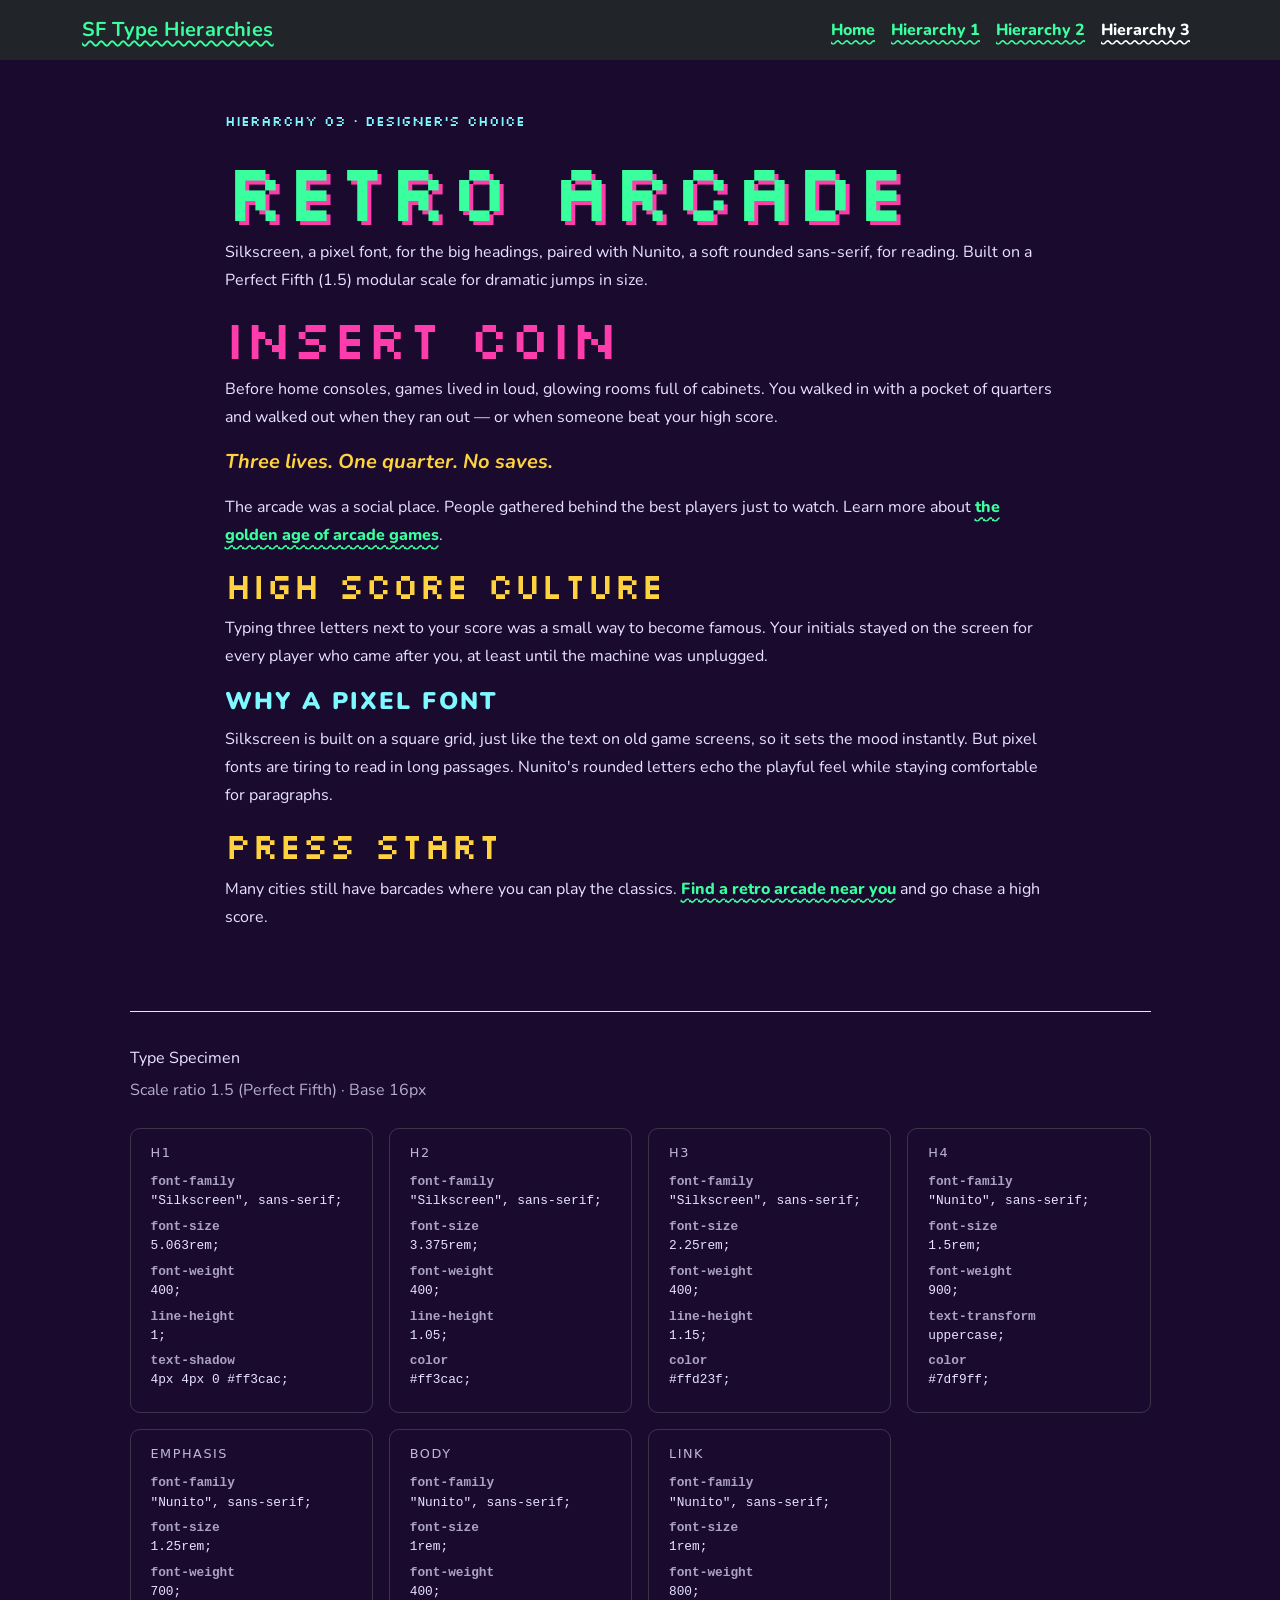
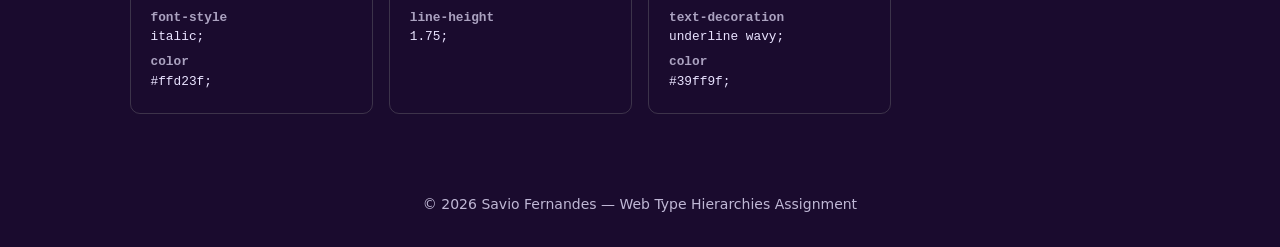
<file: TypeHierarchy/Hierarchy 3.html>
<!DOCTYPE html>
<html lang="en">
<head>
  <meta charset="UTF-8">
  <meta name="viewport" content="width=device-width, initial-scale=1.0">
  <title>Hierarchy 3 — Retro Arcade</title>
  <link href="https://cdn.jsdelivr.net/npm/bootstrap@5.3.3/dist/css/bootstrap.min.css" rel="stylesheet">
  <link rel="preconnect" href="https://fonts.googleapis.com">
  <link rel="preconnect" href="https://fonts.gstatic.com" crossorigin>
  <link href="https://fonts.googleapis.com/css2?family=Silkscreen&family=Nunito:ital,wght@0,400;0,800;0,900;1,700&display=swap" rel="stylesheet">
  <link rel="stylesheet" href="../css/style.css">
</head>
<body class="h-arcade">
  <nav class="navbar navbar-expand-md navbar-dark bg-dark site-nav">
    <div class="container">
      <a class="navbar-brand" href="../index.html">SF Type Hierarchies</a>
      <button class="navbar-toggler" type="button" data-bs-toggle="collapse" data-bs-target="#nav" aria-controls="nav" aria-expanded="false" aria-label="Toggle navigation"><span class="navbar-toggler-icon"></span></button>
      <div class="collapse navbar-collapse" id="nav"><ul class="navbar-nav ms-auto"><li class="nav-item"><a class="nav-link" href="../index.html">Home</a></li><li class="nav-item"><a class="nav-link" href="Hierarchy%201.html">Hierarchy 1</a></li><li class="nav-item"><a class="nav-link" href="Hierarchy%202.html">Hierarchy 2</a></li><li class="nav-item"><a class="nav-link active" aria-current="page" href="Hierarchy%203.html">Hierarchy 3</a></li></ul></div>
    </div>
  </nav>

  <main class="container py-5">
    <div class="row justify-content-center">
      <article class="col-lg-9">
        <p class="kicker">Hierarchy 03 · Designer's Choice</p>
        <h1>Retro Arcade</h1>
        <p>Silkscreen, a pixel font, for the big headings, paired with Nunito, a soft rounded sans-serif, for reading. Built on a Perfect Fifth (1.5) modular scale for dramatic jumps in size.</p>

        <h2>Insert Coin</h2>
        <p>Before home consoles, games lived in loud, glowing rooms full of cabinets. You walked in with a pocket of quarters and walked out when they ran out — or when someone beat your high score.</p>
        <p><em>Three lives. One quarter. No saves.</em></p>
        <p>The arcade was a social place. People gathered behind the best players just to watch. Learn more about <a href="#">the golden age of arcade games</a>.</p>

        <h3>High Score Culture</h3>
        <p>Typing three letters next to your score was a small way to become famous. Your initials stayed on the screen for every player who came after you, at least until the machine was unplugged.</p>

        <h4>Why a Pixel Font</h4>
        <p>Silkscreen is built on a square grid, just like the text on old game screens, so it sets the mood instantly. But pixel fonts are tiring to read in long passages. Nunito's rounded letters echo the playful feel while staying comfortable for paragraphs.</p>

        <h3>Press Start</h3>
        <p>Many cities still have barcades where you can play the classics. <a href="#">Find a retro arcade near you</a> and go chase a high score.</p>
      </article>
    </div>
    <div class="row justify-content-center">
      <div class="col-lg-11">
    <section class="spec">
      <p class="spec-title">Type Specimen</p>
      <p class="spec-sub">Scale ratio 1.5 (Perfect Fifth) · Base 16px</p>
      <div class="row g-3">
<div class="col-sm-6 col-lg-3"><div class="spec-card"><h5>H1</h5><dl><dt>font-family</dt><dd>"Silkscreen", sans-serif;</dd><dt>font-size</dt><dd>5.063rem;</dd><dt>font-weight</dt><dd>400;</dd><dt>line-height</dt><dd>1;</dd><dt>text-shadow</dt><dd>4px 4px 0 #ff3cac;</dd></dl></div></div>
<div class="col-sm-6 col-lg-3"><div class="spec-card"><h5>H2</h5><dl><dt>font-family</dt><dd>"Silkscreen", sans-serif;</dd><dt>font-size</dt><dd>3.375rem;</dd><dt>font-weight</dt><dd>400;</dd><dt>line-height</dt><dd>1.05;</dd><dt>color</dt><dd>#ff3cac;</dd></dl></div></div>
<div class="col-sm-6 col-lg-3"><div class="spec-card"><h5>H3</h5><dl><dt>font-family</dt><dd>"Silkscreen", sans-serif;</dd><dt>font-size</dt><dd>2.25rem;</dd><dt>font-weight</dt><dd>400;</dd><dt>line-height</dt><dd>1.15;</dd><dt>color</dt><dd>#ffd23f;</dd></dl></div></div>
<div class="col-sm-6 col-lg-3"><div class="spec-card"><h5>H4</h5><dl><dt>font-family</dt><dd>"Nunito", sans-serif;</dd><dt>font-size</dt><dd>1.5rem;</dd><dt>font-weight</dt><dd>900;</dd><dt>text-transform</dt><dd>uppercase;</dd><dt>color</dt><dd>#7df9ff;</dd></dl></div></div>
<div class="col-sm-6 col-lg-3"><div class="spec-card"><h5>Emphasis</h5><dl><dt>font-family</dt><dd>"Nunito", sans-serif;</dd><dt>font-size</dt><dd>1.25rem;</dd><dt>font-weight</dt><dd>700;</dd><dt>font-style</dt><dd>italic;</dd><dt>color</dt><dd>#ffd23f;</dd></dl></div></div>
<div class="col-sm-6 col-lg-3"><div class="spec-card"><h5>Body</h5><dl><dt>font-family</dt><dd>"Nunito", sans-serif;</dd><dt>font-size</dt><dd>1rem;</dd><dt>font-weight</dt><dd>400;</dd><dt>line-height</dt><dd>1.75;</dd></dl></div></div>
<div class="col-sm-6 col-lg-3"><div class="spec-card"><h5>Link</h5><dl><dt>font-family</dt><dd>"Nunito", sans-serif;</dd><dt>font-size</dt><dd>1rem;</dd><dt>font-weight</dt><dd>800;</dd><dt>text-decoration</dt><dd>underline wavy;</dd><dt>color</dt><dd>#39ff9f;</dd></dl></div></div>
      </div>
    </section>
      </div>
    </div>
  </main>

  <footer class="site-footer text-center">© 2026 Savio Fernandes — Web Type Hierarchies Assignment</footer>
  <script src="https://cdn.jsdelivr.net/npm/bootstrap@5.3.3/dist/js/bootstrap.bundle.min.js"></script>
</body>
</html>
</file>
<file: css/style.css>
/* ==========================================================
   Web Type Hierarchies — Savio Fernandes
   Shared styles + one theme per hierarchy page
   ========================================================== */

body { margin: 0; }

.site-nav { font-family: system-ui, -apple-system, "Segoe UI", sans-serif; }
.site-nav .navbar-brand { font-weight: 700; letter-spacing: .02em; }

.site-footer {
  font-family: system-ui, -apple-system, "Segoe UI", sans-serif;
  font-size: .875rem;
  padding: 2rem 0;
  opacity: .8;
}

/* ---------- Spec sheet (shared) ---------- */
.spec { margin-top: 4rem; padding-top: 2rem; border-top: 1px solid currentColor; }
.spec-title { font-size: 1.25rem; font-weight: 700; margin-bottom: .25rem; }
.spec-sub { font-size: .9rem; opacity: .75; margin-bottom: 1.5rem; }
.spec-card {
  border: 1px solid rgba(127,127,127,.35);
  border-radius: 10px;
  padding: 1rem 1.25rem;
  height: 100%;
}
.spec-card h5 { font-family: system-ui, sans-serif; font-size: .8rem; text-transform: uppercase; letter-spacing: .12em; margin-bottom: .75rem; opacity: .8; }
.spec-card dl { margin: 0; font-family: "Courier New", monospace; font-size: .8rem; }
.spec-card dt { font-weight: 700; opacity: .7; }
.spec-card dd { margin-bottom: .4rem; }

/* ---------- Home page ---------- */
.home { background: #f6f3ee; color: #1d1d1f; font-family: "DM Sans", sans-serif; }
.home h1 { font-family: "DM Serif Display", serif; font-size: clamp(2.5rem, 6vw, 4.5rem); line-height: 1.05; }
.home .lead { font-size: 1.15rem; max-width: 40rem; }
.home .card { border: none; border-radius: 14px; overflow: hidden; height: 100%; transition: transform .2s ease; }
.home .card:hover { transform: translateY(-4px); }
.home .card .tag { font-size: .75rem; text-transform: uppercase; letter-spacing: .12em; opacity: .8; }
.home .card h2 { font-size: 1.6rem; margin: .5rem 0; }
.home .card a { color: inherit; font-weight: 700; }
.card-jazz    { background: #0f1a2e; color: #f3e6c4; }
.card-jazz h2 { font-family: "Bodoni Moda", serif; }
.card-transit { background: #ffffff; color: #1b1b1b; border: 2px solid #1b1b1b !important; }
.card-transit h2 { font-family: "Barlow", sans-serif; font-weight: 800; text-transform: uppercase; }
.card-arcade  { background: #1a0b2e; color: #e9e3ff; }
.card-arcade h2 { font-family: "Silkscreen", sans-serif; font-size: 1.3rem; color: #39ff9f; }

/* ==========================================================
   HIERARCHY 1 — Two Typefaces
   Bodoni Moda + Work Sans · Perfect Fourth scale (1.333)
   ========================================================== */
.h-jazz { background: #0f1a2e; color: #e8e2d4; }
.h-jazz h1, .h-jazz h2, .h-jazz h3, .h-jazz h4 { font-family: "Bodoni Moda", serif; color: #f3d98b; }
.h-jazz h1 { font-size: 4.209rem; font-weight: 800; line-height: 1.05; }
.h-jazz h2 { font-size: 3.157rem; font-weight: 700; line-height: 1.1; }
.h-jazz h3 { font-size: 2.369rem; font-weight: 600; line-height: 1.15; }
.h-jazz h4 { font-size: 1.777rem; font-weight: 500; font-style: italic; line-height: 1.2; }
.h-jazz em, .h-jazz .emphasis { font-family: "Bodoni Moda", serif; font-size: 1.333rem; font-style: italic; font-weight: 500; color: #f3d98b; line-height: 1.5; }
.h-jazz p, .h-jazz li { font-family: "Work Sans", sans-serif; font-size: 1rem; font-weight: 400; line-height: 1.75; }
.h-jazz a { font-family: "Work Sans", sans-serif; font-weight: 600; color: #f3d98b; text-decoration: underline; text-underline-offset: 3px; }
.h-jazz a:hover { color: #ffffff; }
.h-jazz .kicker { font-family: "Work Sans", sans-serif; font-size: .8rem; letter-spacing: .25em; text-transform: uppercase; color: #9fb3d1; }

/* ==========================================================
   HIERARCHY 2 — One Typeface
   Barlow only (weights 300–800) · Major Third scale (1.25)
   ========================================================== */
.h-transit { background: #f4f4f1; color: #1b1b1b; font-family: "Barlow", sans-serif; }
.h-transit h1 { font-size: 3.052rem; font-weight: 800; text-transform: uppercase; letter-spacing: -.01em; line-height: 1.05; }
.h-transit h2 { font-size: 2.441rem; font-weight: 700; line-height: 1.1; border-left: 8px solid #d62828; padding-left: .75rem; }
.h-transit h3 { font-size: 1.953rem; font-weight: 600; line-height: 1.2; }
.h-transit h4 { font-size: 1.563rem; font-weight: 500; text-transform: uppercase; letter-spacing: .08em; color: #d62828; line-height: 1.25; }
.h-transit em, .h-transit .emphasis { font-size: 1.25rem; font-weight: 600; font-style: italic; line-height: 1.5; }
.h-transit p, .h-transit li { font-size: 1rem; font-weight: 400; line-height: 1.7; }
.h-transit a { font-weight: 700; color: #0057b8; text-decoration: none; border-bottom: 2px solid #0057b8; }
.h-transit a:hover { background: #0057b8; color: #fff; }
.h-transit .kicker { font-size: .85rem; font-weight: 300; letter-spacing: .3em; text-transform: uppercase; }
.h-transit .line-dot { display: inline-block; width: 14px; height: 14px; border-radius: 50%; margin-right: 6px; vertical-align: middle; }

/* ==========================================================
   HIERARCHY 3 — Designer's Choice
   Silkscreen + Nunito · Perfect Fifth scale (1.5)
   ========================================================== */
.h-arcade { background: #1a0b2e; color: #e9e3ff; }
.h-arcade h1, .h-arcade h2, .h-arcade h3 { font-family: "Silkscreen", sans-serif; font-weight: 400; }
.h-arcade h1 { font-size: 5.063rem; line-height: 1; color: #39ff9f; text-shadow: 4px 4px 0 #ff3cac; }
.h-arcade h2 { font-size: 3.375rem; line-height: 1.05; color: #ff3cac; }
.h-arcade h3 { font-size: 2.25rem; line-height: 1.15; color: #ffd23f; }
.h-arcade h4 { font-family: "Nunito", sans-serif; font-size: 1.5rem; font-weight: 900; text-transform: uppercase; letter-spacing: .1em; color: #7df9ff; line-height: 1.3; }
.h-arcade em, .h-arcade .emphasis { font-family: "Nunito", sans-serif; font-size: 1.25rem; font-weight: 700; font-style: italic; color: #ffd23f; line-height: 1.5; }
.h-arcade p, .h-arcade li { font-family: "Nunito", sans-serif; font-size: 1rem; font-weight: 400; line-height: 1.75; }
.h-arcade a { font-family: "Nunito", sans-serif; font-weight: 800; color: #39ff9f; text-decoration: underline wavy; text-underline-offset: 4px; }
.h-arcade a:hover { color: #ff3cac; }
.h-arcade .kicker { font-family: "Silkscreen", sans-serif; font-size: .9rem; color: #7df9ff; }

/* ---------- Small screens ---------- */
@media (max-width: 576px) {
  .h-jazz h1 { font-size: 2.8rem; }
  .h-jazz h2 { font-size: 2.2rem; }
  .h-transit h1 { font-size: 2.3rem; }
  .h-transit h2 { font-size: 1.9rem; }
  .h-arcade h1 { font-size: 3rem; }
  .h-arcade h2 { font-size: 2.2rem; }
}
</file>
